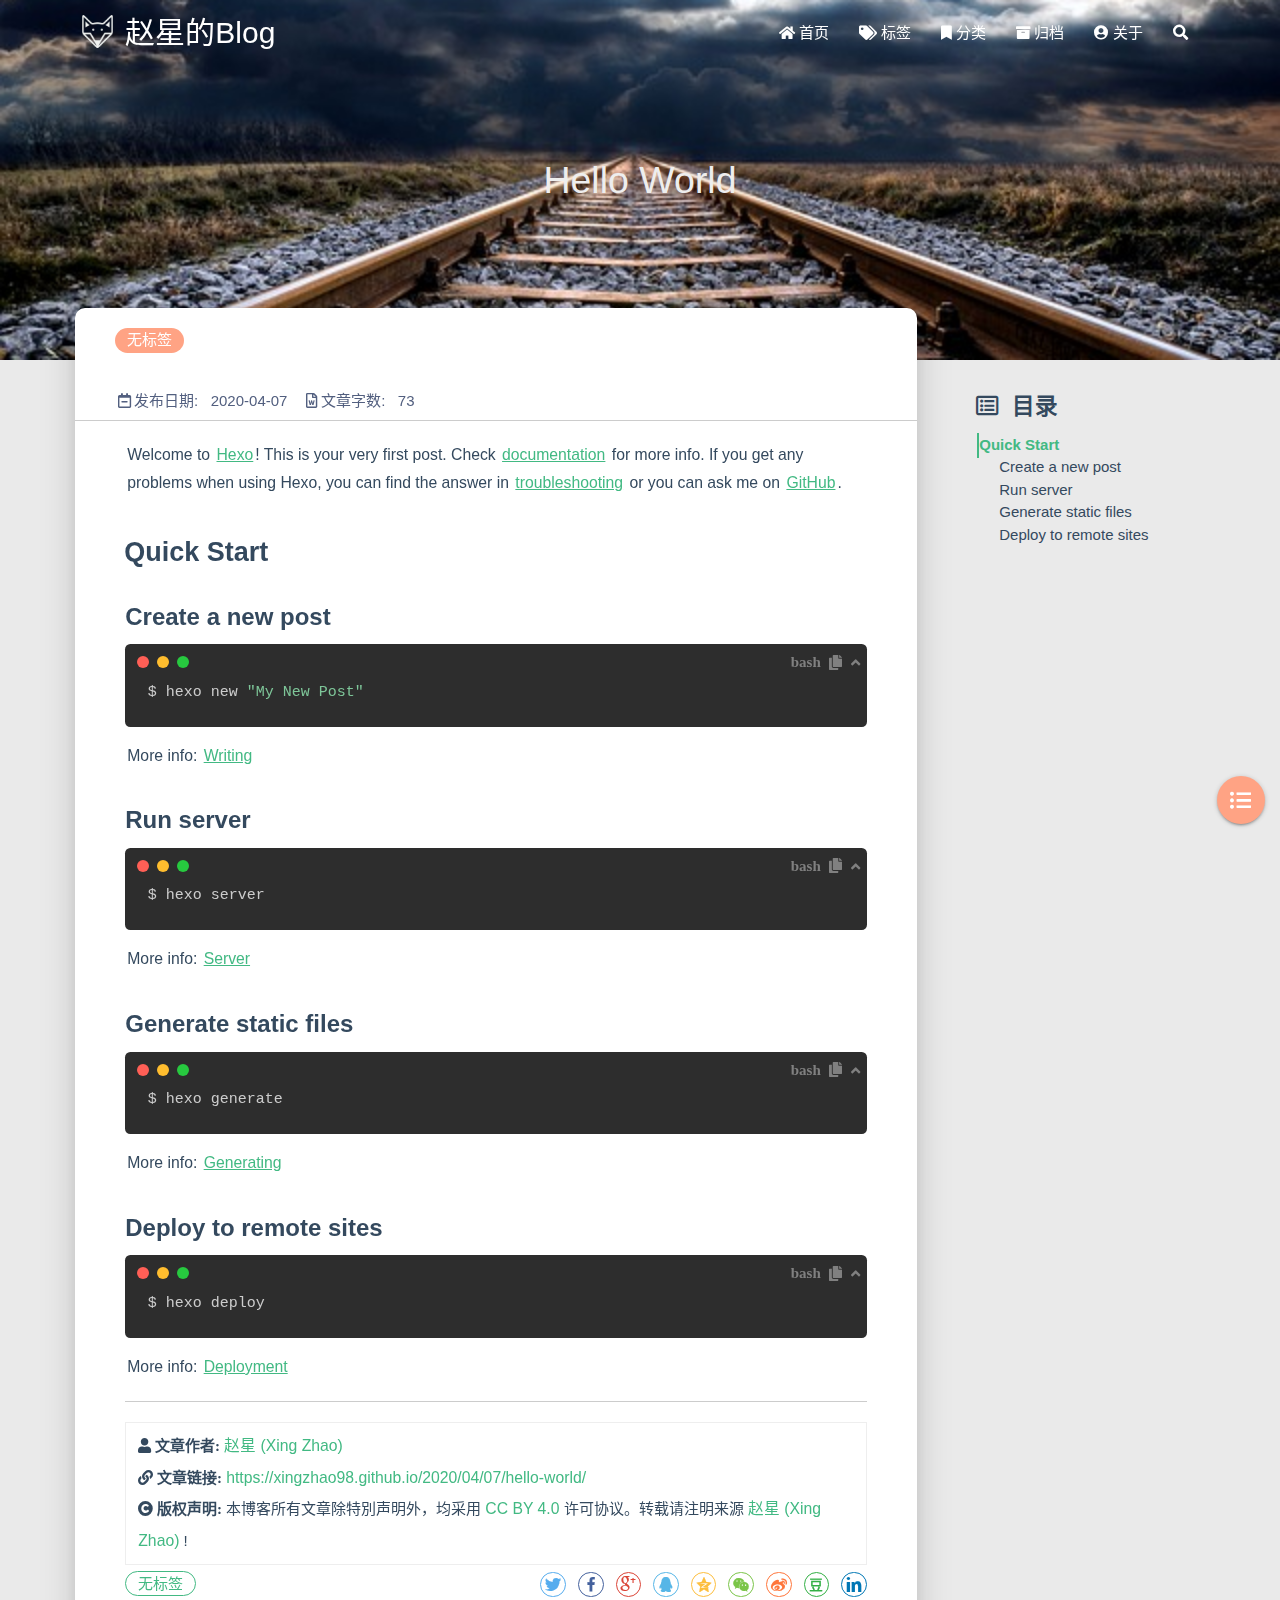
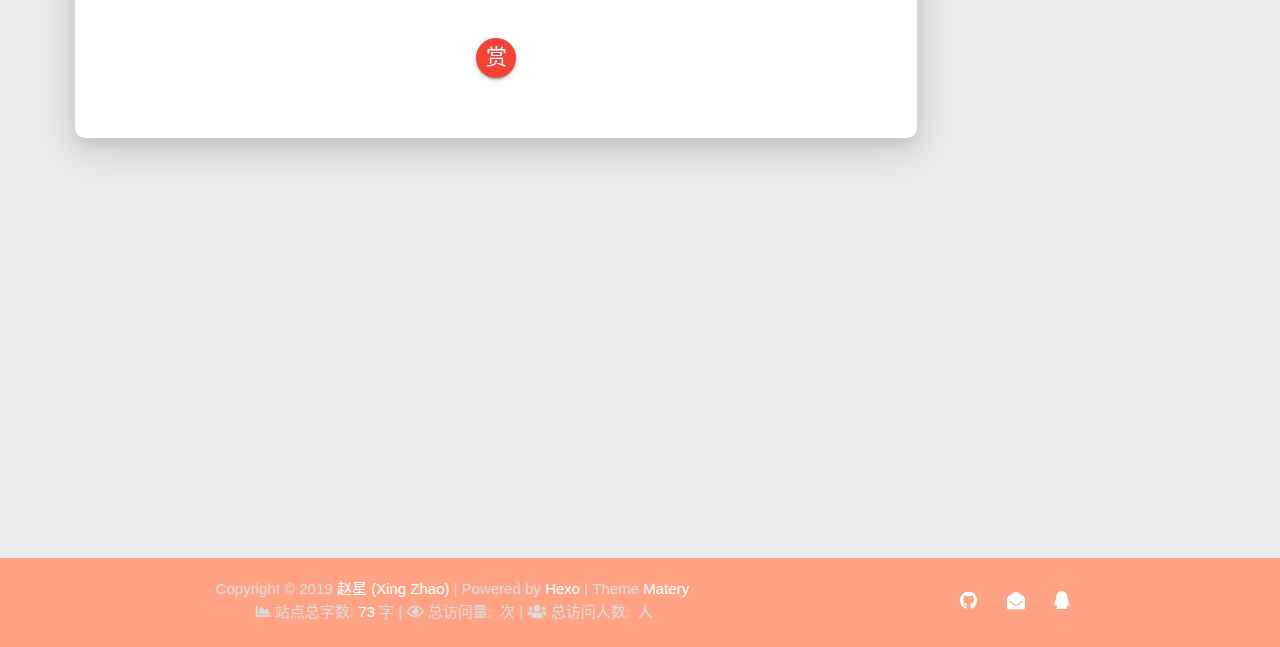
<file: 2020/04/07/hello-world/index.html>
<!DOCTYPE HTML>
<html lang="zh-CN">


<head>
    <meta charset="utf-8">
    <meta name="keywords" content="Hello World, 赵星的Blog">
    <meta name="description" content="上海交通大学 | IEEE试点班 | 计算机视觉">
    <meta http-equiv="X-UA-Compatible" content="IE=edge">
    <meta name="viewport" content="width=device-width, initial-scale=1.0, user-scalable=no">
    <meta name="renderer" content="webkit|ie-stand|ie-comp">
    <meta name="mobile-web-app-capable" content="yes">
    <meta name="format-detection" content="telephone=no">
    <meta name="apple-mobile-web-app-capable" content="yes">
    <meta name="apple-mobile-web-app-status-bar-style" content="black-translucent">
    <!-- Global site tag (gtag.js) - Google Analytics -->


    <title>Hello World | 赵星的Blog</title>
    <link rel="icon" type="image/png" href="/favicon.png">

    <link rel="stylesheet" type="text/css" href="/libs/awesome/css/all.css">
    <link rel="stylesheet" type="text/css" href="/libs/materialize/materialize.min.css">
    <link rel="stylesheet" type="text/css" href="/libs/aos/aos.css">
    <link rel="stylesheet" type="text/css" href="/libs/animate/animate.min.css">
    <link rel="stylesheet" type="text/css" href="/libs/lightGallery/css/lightgallery.min.css">
    <link rel="stylesheet" type="text/css" href="/css/matery.css">
    <link rel="stylesheet" type="text/css" href="/css/my.css">

    <script src="/libs/jquery/jquery.min.js"></script>
    
<meta name="generator" content="Hexo 4.2.0"><link rel="stylesheet" href="/css/prism-tomorrow.css" type="text/css"></head>


<body>
    <header class="navbar-fixed">
    <nav id="headNav" class="bg-color nav-transparent">
        <div id="navContainer" class="nav-wrapper container">
            <div class="brand-logo">
                <a href="/" class="waves-effect waves-light">
                    
                    <img src="/medias/logo.png" class="logo-img" alt="LOGO">
                    
                    <span class="logo-span">赵星的Blog</span>
                </a>
            </div>
            

<a href="#" data-target="mobile-nav" class="sidenav-trigger button-collapse"><i class="fas fa-bars"></i></a>
<ul class="right nav-menu">
  
  <li class="hide-on-med-and-down nav-item">
    
    <a href="/" class="waves-effect waves-light">
      
      <i class="fas fa-home" style="zoom: 0.6;"></i>
      
      <span>首页</span>
    </a>
    
  </li>
  
  <li class="hide-on-med-and-down nav-item">
    
    <a href="/tags" class="waves-effect waves-light">
      
      <i class="fas fa-tags" style="zoom: 0.6;"></i>
      
      <span>标签</span>
    </a>
    
  </li>
  
  <li class="hide-on-med-and-down nav-item">
    
    <a href="/categories" class="waves-effect waves-light">
      
      <i class="fas fa-bookmark" style="zoom: 0.6;"></i>
      
      <span>分类</span>
    </a>
    
  </li>
  
  <li class="hide-on-med-and-down nav-item">
    
    <a href="/archives" class="waves-effect waves-light">
      
      <i class="fas fa-archive" style="zoom: 0.6;"></i>
      
      <span>归档</span>
    </a>
    
  </li>
  
  <li class="hide-on-med-and-down nav-item">
    
    <a href="/about" class="waves-effect waves-light">
      
      <i class="fas fa-user-circle" style="zoom: 0.6;"></i>
      
      <span>关于</span>
    </a>
    
  </li>
  
  <li>
    <a href="#searchModal" class="modal-trigger waves-effect waves-light">
      <i id="searchIcon" class="fas fa-search" title="搜索" style="zoom: 0.85;"></i>
    </a>
  </li>
</ul>

<div id="mobile-nav" class="side-nav sidenav">

    <div class="mobile-head bg-color">
        
        <img src="/medias/logo.png" class="logo-img circle responsive-img">
        
        <div class="logo-name">赵星的Blog</div>
        <div class="logo-desc">
            
            上海交通大学 | IEEE试点班 | 计算机视觉
            
        </div>
    </div>

    

    <ul class="menu-list mobile-menu-list">
        
        <li class="m-nav-item">
	  
		<a href="/" class="waves-effect waves-light">
			
			    <i class="fa-fw fas fa-home"></i>
			
			首页
		</a>
          
        </li>
        
        <li class="m-nav-item">
	  
		<a href="/tags" class="waves-effect waves-light">
			
			    <i class="fa-fw fas fa-tags"></i>
			
			标签
		</a>
          
        </li>
        
        <li class="m-nav-item">
	  
		<a href="/categories" class="waves-effect waves-light">
			
			    <i class="fa-fw fas fa-bookmark"></i>
			
			分类
		</a>
          
        </li>
        
        <li class="m-nav-item">
	  
		<a href="/archives" class="waves-effect waves-light">
			
			    <i class="fa-fw fas fa-archive"></i>
			
			归档
		</a>
          
        </li>
        
        <li class="m-nav-item">
	  
		<a href="/about" class="waves-effect waves-light">
			
			    <i class="fa-fw fas fa-user-circle"></i>
			
			关于
		</a>
          
        </li>
        
        
    </ul>
</div>

        </div>

        
    </nav>

</header>

    



<div class="bg-cover pd-header post-cover" style="background-image: url('/medias/featureimages/12.jpg')">
    <div class="container" style="right: 0px;left: 0px;">
        <div class="row">
            <div class="col s12 m12 l12">
                <div class="brand">
                    <h1 class="description center-align post-title">Hello World</h1>
                </div>
            </div>
        </div>
    </div>
</div>




<main class="post-container content">

    
    <link rel="stylesheet" href="/libs/tocbot/tocbot.css">
<style>
    #articleContent h1::before,
    #articleContent h2::before,
    #articleContent h3::before,
    #articleContent h4::before,
    #articleContent h5::before,
    #articleContent h6::before {
        display: block;
        content: " ";
        height: 100px;
        margin-top: -100px;
        visibility: hidden;
    }

    #articleContent :focus {
        outline: none;
    }

    .toc-fixed {
        position: fixed;
        top: 64px;
    }

    .toc-widget {
        width: 345px;
        padding-left: 20px;
    }

    .toc-widget .toc-title {
        margin: 35px 0 15px 0;
        padding-left: 17px;
        font-size: 1.5rem;
        font-weight: bold;
        line-height: 1.5rem;
    }

    .toc-widget ol {
        padding: 0;
        list-style: none;
    }

    #toc-content {
        height: calc(100vh - 250px);
        overflow: auto;
    }

    #toc-content ol {
        padding-left: 10px;
    }

    #toc-content ol li {
        padding-left: 10px;
    }

    #toc-content .toc-link:hover {
        color: #42b983;
        font-weight: 700;
        text-decoration: underline;
    }

    #toc-content .toc-link::before {
        background-color: transparent;
        max-height: 25px;
        
        position: absolute;
        right: 23.5vw;
        display: block;
    }

    .toc-fixed .toc-link::before{
        position: fixed!important;/*当toc的位置改为fixed时，.toc-link::before也要改为fixed*/
    }

    #toc-content .is-active-link {
        color: #42b983;
    }

    #toc-content .is-active-link::before {
        background-color: #42b983;
    }

    #floating-toc-btn {
        position: fixed;
        right: 15px;
        bottom: 76px;
        padding-top: 15px;
        margin-bottom: 0;
        z-index: 998;
    }

    #floating-toc-btn .btn-floating {
        width: 48px;
        height: 48px;
    }

    #floating-toc-btn .btn-floating i {
        line-height: 48px;
        font-size: 1.4rem;
    }
</style>
<div class="row">
    <div id="main-content" class="col s12 m12 l9">
        <!-- 文章内容详情 -->
<div id="artDetail">
    <div class="card">
        <div class="card-content article-info">
            <div class="row tag-cate">
                <div class="col s7">
                    
                          <div class="article-tag">
                            <span class="chip bg-color">无标签</span>
                          </div>
                    
                </div>
                <div class="col s5 right-align">
                    
                </div>
            </div>

            <div class="post-info">
                
                <div class="post-date info-break-policy">
                    <i class="far fa-calendar-minus fa-fw"></i>发布日期:&nbsp;&nbsp;
                    2020-04-07
                </div>
                

                

                
                <div class="info-break-policy">
                    <i class="far fa-file-word fa-fw"></i>文章字数:&nbsp;&nbsp;
                    73
                </div>
                

                

                
            </div>

        </div>
        <hr class="clearfix">
        <div class="card-content article-card-content">
            <div id="articleContent">
                <p>Welcome to <a href="https://hexo.io/" target="_blank" rel="noopener">Hexo</a>! This is your very first post. Check <a href="https://hexo.io/docs/" target="_blank" rel="noopener">documentation</a> for more info. If you get any problems when using Hexo, you can find the answer in <a href="https://hexo.io/docs/troubleshooting.html" target="_blank" rel="noopener">troubleshooting</a> or you can ask me on <a href="https://github.com/hexojs/hexo/issues" target="_blank" rel="noopener">GitHub</a>.</p>
<h2 id="Quick-Start"><a href="#Quick-Start" class="headerlink" title="Quick Start"></a>Quick Start</h2><h3 id="Create-a-new-post"><a href="#Create-a-new-post" class="headerlink" title="Create a new post"></a>Create a new post</h3><pre class=" language-bash"><code class="language-bash">$ hexo new <span class="token string">"My New Post"</span></code></pre>
<p>More info: <a href="https://hexo.io/docs/writing.html" target="_blank" rel="noopener">Writing</a></p>
<h3 id="Run-server"><a href="#Run-server" class="headerlink" title="Run server"></a>Run server</h3><pre class=" language-bash"><code class="language-bash">$ hexo server</code></pre>
<p>More info: <a href="https://hexo.io/docs/server.html" target="_blank" rel="noopener">Server</a></p>
<h3 id="Generate-static-files"><a href="#Generate-static-files" class="headerlink" title="Generate static files"></a>Generate static files</h3><pre class=" language-bash"><code class="language-bash">$ hexo generate</code></pre>
<p>More info: <a href="https://hexo.io/docs/generating.html" target="_blank" rel="noopener">Generating</a></p>
<h3 id="Deploy-to-remote-sites"><a href="#Deploy-to-remote-sites" class="headerlink" title="Deploy to remote sites"></a>Deploy to remote sites</h3><pre class=" language-bash"><code class="language-bash">$ hexo deploy</code></pre>
<p>More info: <a href="https://hexo.io/docs/one-command-deployment.html" target="_blank" rel="noopener">Deployment</a></p>

            </div>
            <hr/>

            

    <div class="reprint" id="reprint-statement">
        
            <div class="reprint__author">
                <span class="reprint-meta" style="font-weight: bold;">
                    <i class="fas fa-user">
                        文章作者:
                    </i>
                </span>
                <span class="reprint-info">
                    <a href="https://xingzhao98.github.io" rel="external nofollow noreferrer">赵星 (Xing Zhao)</a>
                </span>
            </div>
            <div class="reprint__type">
                <span class="reprint-meta" style="font-weight: bold;">
                    <i class="fas fa-link">
                        文章链接:
                    </i>
                </span>
                <span class="reprint-info">
                    <a href="https://xingzhao98.github.io/2020/04/07/hello-world/">https://xingzhao98.github.io/2020/04/07/hello-world/</a>
                </span>
            </div>
            <div class="reprint__notice">
                <span class="reprint-meta" style="font-weight: bold;">
                    <i class="fas fa-copyright">
                        版权声明:
                    </i>
                </span>
                <span class="reprint-info">
                    本博客所有文章除特別声明外，均采用
                    <a href="https://creativecommons.org/licenses/by/4.0/deed.zh" rel="external nofollow noreferrer" target="_blank">CC BY 4.0</a>
                    许可协议。转载请注明来源
                    <a href="https://xingzhao98.github.io" target="_blank">赵星 (Xing Zhao)</a>
                    !
                </span>
            </div>
        
    </div>

    <script async defer>
      document.addEventListener("copy", function (e) {
        let toastHTML = '<span>复制成功，请遵循本文的转载规则</span><button class="btn-flat toast-action" onclick="navToReprintStatement()" style="font-size: smaller">查看</a>';
        M.toast({html: toastHTML})
      });

      function navToReprintStatement() {
        $("html, body").animate({scrollTop: $("#reprint-statement").offset().top - 80}, 800);
      }
    </script>



            <div class="tag_share" style="display: block;">
                <div class="post-meta__tag-list" style="display: inline-block;">
                    
                        <div class="article-tag">
                            <span class="chip bg-color">无标签</span>
                        </div>
                    
                </div>
                <div class="post_share" style="zoom: 80%; width: fit-content; display: inline-block; float: right; margin: -0.15rem 0;">
                    <link rel="stylesheet" type="text/css" href="/libs/share/css/share.min.css">

<div id="article-share">
    
    
    <div class="social-share" data-sites="twitter,facebook,google,qq,qzone,wechat,weibo,douban,linkedin" data-wechat-qrcode-helper="<p>微信扫一扫即可分享！</p>"></div>
    <script src="/libs/share/js/social-share.min.js"></script>
    

    

</div>

                </div>
            </div>
            
                <style>
    #reward {
        margin: 40px 0;
        text-align: center;
    }

    #reward .reward-link {
        font-size: 1.4rem;
        line-height: 38px;
    }

    #reward .btn-floating:hover {
        box-shadow: 0 6px 12px rgba(0, 0, 0, 0.2), 0 5px 15px rgba(0, 0, 0, 0.2);
    }

    #rewardModal {
        width: 320px;
        height: 350px;
    }

    #rewardModal .reward-title {
        margin: 15px auto;
        padding-bottom: 5px;
    }

    #rewardModal .modal-content {
        padding: 10px;
    }

    #rewardModal .close {
        position: absolute;
        right: 15px;
        top: 15px;
        color: rgba(0, 0, 0, 0.5);
        font-size: 1.3rem;
        line-height: 20px;
        cursor: pointer;
    }

    #rewardModal .close:hover {
        color: #ef5350;
        transform: scale(1.3);
        -moz-transform:scale(1.3);
        -webkit-transform:scale(1.3);
        -o-transform:scale(1.3);
    }

    #rewardModal .reward-tabs {
        margin: 0 auto;
        width: 210px;
    }

    .reward-tabs .tabs {
        height: 38px;
        margin: 10px auto;
        padding-left: 0;
    }

    .reward-content ul {
        padding-left: 0 !important;
    }

    .reward-tabs .tabs .tab {
        height: 38px;
        line-height: 38px;
    }

    .reward-tabs .tab a {
        color: #fff;
        background-color: #ccc;
    }

    .reward-tabs .tab a:hover {
        background-color: #ccc;
        color: #fff;
    }

    .reward-tabs .wechat-tab .active {
        color: #fff !important;
        background-color: #22AB38 !important;
    }

    .reward-tabs .alipay-tab .active {
        color: #fff !important;
        background-color: #019FE8 !important;
    }

    .reward-tabs .reward-img {
        width: 210px;
        height: 210px;
    }
</style>

<div id="reward">
    <a href="#rewardModal" class="reward-link modal-trigger btn-floating btn-medium waves-effect waves-light red">赏</a>

    <!-- Modal Structure -->
    <div id="rewardModal" class="modal">
        <div class="modal-content">
            <a class="close modal-close"><i class="fas fa-times"></i></a>
            <h4 class="reward-title">你的赏识是我前进的动力</h4>
            <div class="reward-content">
                <div class="reward-tabs">
                    <ul class="tabs row">
                        <li class="tab col s6 alipay-tab waves-effect waves-light"><a href="#alipay">支付宝</a></li>
                        <li class="tab col s6 wechat-tab waves-effect waves-light"><a href="#wechat">微 信</a></li>
                    </ul>
                    <div id="alipay">
                        <img src="/medias/reward/alipay.jpg" class="reward-img" alt="支付宝打赏二维码">
                    </div>
                    <div id="wechat">
                        <img src="/medias/reward/wechat.png" class="reward-img" alt="微信打赏二维码">
                    </div>
                </div>
            </div>
        </div>
    </div>
</div>

<script>
    $(function () {
        $('.tabs').tabs();
    });
</script>
            
        </div>
    </div>

    

    

    

    

    
	
    

    

<article id="prenext-posts" class="prev-next articles">
    <div class="row article-row">
        
        <div class="article col s12 m6" data-aos="fade-up" data-aos="fade-up">
            <div class="article-badge left-badge text-color">
                <i class="far fa-dot-circle"></i>&nbsp;本篇
            </div>
            <div class="card">
                <a href="/2020/04/07/hello-world/">
                    <div class="card-image">
                        
                        
                        <img src="/medias/featureimages/12.jpg" class="responsive-img" alt="Hello World">
                        
                        <span class="card-title">Hello World</span>
                    </div>
                </a>
                <div class="card-content article-content">
                    <div class="summary block-with-text">
                        
                            Welcome to Hexo! This is your very first post. Check documentation for more info. If you get any problems when using Hex
                        
                    </div>
                    <div class="publish-info">
                            <span class="publish-date">
                                <i class="far fa-clock fa-fw icon-date"></i>2020-04-07
                            </span>
                        <span class="publish-author">
                            
                            <i class="fas fa-user fa-fw"></i>
                            赵星 (Xing Zhao)
                            
                        </span>
                    </div>
                </div>

                
            </div>
        </div>
        
        
        <div class="article col s12 m6" data-aos="fade-up">
            <div class="article-badge right-badge text-color">
                本篇&nbsp;<i class="far fa-dot-circle"></i>
            </div>
            <div class="card">
                <a href="/2020/04/07/hello-world/">
                    <div class="card-image">
                        
                        
                        <img src="/medias/featureimages/12.jpg" class="responsive-img" alt="Hello World">
                        
                        <span class="card-title">Hello World</span>
                    </div>
                </a>
                <div class="card-content article-content">
                    <div class="summary block-with-text">
                        
                            Welcome to Hexo! This is your very first post. Check documentation for more info. If you get any problems when using Hex
                        
                    </div>
                    <div class="publish-info">
                            <span class="publish-date">
                                <i class="far fa-clock fa-fw icon-date"></i>2020-04-07
                            </span>
                        <span class="publish-author">
                            
                            <i class="fas fa-user fa-fw"></i>
                            赵星 (Xing Zhao)
                            
                        </span>
                    </div>
                </div>

                
            </div>
        </div>
        
    </div>
</article>

</div>



<!-- 代码块功能依赖 -->
<script type="text/javascript" src="/libs/codeBlock/codeBlockFuction.js"></script>

<!-- 代码语言 -->

<script type="text/javascript" src="/libs/codeBlock/codeLang.js"></script>


<!-- 代码块复制 -->

<script type="text/javascript" src="/libs/codeBlock/codeCopy.js"></script>


<!-- 代码块收缩 -->

<script type="text/javascript" src="/libs/codeBlock/codeShrink.js"></script>


<!-- 代码块折行 -->

<style type="text/css">
code[class*="language-"], pre[class*="language-"] { white-space: pre !important; }
</style>


    </div>
    <div id="toc-aside" class="expanded col l3 hide-on-med-and-down">
        <div class="toc-widget">
            <div class="toc-title"><i class="far fa-list-alt"></i>&nbsp;&nbsp;目录</div>
            <div id="toc-content"></div>
        </div>
    </div>
</div>

<!-- TOC 悬浮按钮. -->

<div id="floating-toc-btn" class="hide-on-med-and-down">
    <a class="btn-floating btn-large bg-color">
        <i class="fas fa-list-ul"></i>
    </a>
</div>


<script src="/libs/tocbot/tocbot.min.js"></script>
<script>
    $(function () {
        tocbot.init({
            tocSelector: '#toc-content',
            contentSelector: '#articleContent',
            headingsOffset: -($(window).height() * 0.4 - 45),
            collapseDepth: Number('0'),
            headingSelector: 'h2, h3, h4'
        });

        // modify the toc link href to support Chinese.
        let i = 0;
        let tocHeading = 'toc-heading-';
        $('#toc-content a').each(function () {
            $(this).attr('href', '#' + tocHeading + (++i));
        });

        // modify the heading title id to support Chinese.
        i = 0;
        $('#articleContent').children('h2, h3, h4').each(function () {
            $(this).attr('id', tocHeading + (++i));
        });

        // Set scroll toc fixed.
        let tocHeight = parseInt($(window).height() * 0.4 - 64);
        let $tocWidget = $('.toc-widget');
        $(window).scroll(function () {
            let scroll = $(window).scrollTop();
            /* add post toc fixed. */
            if (scroll > tocHeight) {
                $tocWidget.addClass('toc-fixed');
            } else {
                $tocWidget.removeClass('toc-fixed');
            }
        });

        
        /* 修复文章卡片 div 的宽度. */
        let fixPostCardWidth = function (srcId, targetId) {
            let srcDiv = $('#' + srcId);
            if (srcDiv.length === 0) {
                return;
            }

            let w = srcDiv.width();
            if (w >= 450) {
                w = w + 21;
            } else if (w >= 350 && w < 450) {
                w = w + 18;
            } else if (w >= 300 && w < 350) {
                w = w + 16;
            } else {
                w = w + 14;
            }
            $('#' + targetId).width(w);
        };

        // 切换TOC目录展开收缩的相关操作.
        const expandedClass = 'expanded';
        let $tocAside = $('#toc-aside');
        let $mainContent = $('#main-content');
        $('#floating-toc-btn .btn-floating').click(function () {
            if ($tocAside.hasClass(expandedClass)) {
                $tocAside.removeClass(expandedClass).hide();
                $mainContent.removeClass('l9');
            } else {
                $tocAside.addClass(expandedClass).show();
                $mainContent.addClass('l9');
            }
            fixPostCardWidth('artDetail', 'prenext-posts');
        });
        
    });
</script>

    

</main>



    <footer class="page-footer bg-color">
    
    <div class="container row center-align" style="margin-bottom: 0px !important;">
        <div class="col s12 m8 l8 copy-right">
            Copyright&nbsp;&copy;
            <span id="year">2019</span>
            <a href="https://xingzhao98.github.io" target="_blank">赵星 (Xing Zhao)</a>
            |&nbsp;Powered by&nbsp;<a href="https://hexo.io/" target="_blank">Hexo</a>
            |&nbsp;Theme&nbsp;<a href="https://github.com/blinkfox/hexo-theme-matery" target="_blank">Matery</a>
            <br>
            
            &nbsp;<i class="fas fa-chart-area"></i>&nbsp;站点总字数:&nbsp;<span
                class="white-color">73</span>&nbsp;字
            
            
            
            
            
            
            <span id="busuanzi_container_site_pv">
                |&nbsp;<i class="far fa-eye"></i>&nbsp;总访问量:&nbsp;<span id="busuanzi_value_site_pv"
                    class="white-color"></span>&nbsp;次
            </span>
            
            
            <span id="busuanzi_container_site_uv">
                |&nbsp;<i class="fas fa-users"></i>&nbsp;总访问人数:&nbsp;<span id="busuanzi_value_site_uv"
                    class="white-color"></span>&nbsp;人
            </span>
            
            <br>
            
            <br>
            
        </div>
        <div class="col s12 m4 l4 social-link social-statis">
    <a href="https://github.com/EricStarer" class="tooltipped" target="_blank" data-tooltip="访问我的GitHub" data-position="top" data-delay="50">
        <i class="fab fa-github"></i>
    </a>



    <a href="mailto:1033874657@qq.com" class="tooltipped" target="_blank" data-tooltip="邮件联系我" data-position="top" data-delay="50">
        <i class="fas fa-envelope-open"></i>
    </a>







    <a href="tencent://AddContact/?fromId=50&fromSubId=1&subcmd=all&uin=1033874657" class="tooltipped" target="_blank" data-tooltip="QQ联系我: 1033874657" data-position="top" data-delay="50">
        <i class="fab fa-qq"></i>
    </a>







</div>
    </div>
</footer>

<div class="progress-bar"></div>


    <!-- 搜索遮罩框 -->
<div id="searchModal" class="modal">
    <div class="modal-content">
        <div class="search-header">
            <span class="title"><i class="fas fa-search"></i>&nbsp;&nbsp;搜索</span>
            <input type="search" id="searchInput" name="s" placeholder="请输入搜索的关键字"
                   class="search-input">
        </div>
        <div id="searchResult"></div>
    </div>
</div>

<script src="/js/search.js"></script>
<script type="text/javascript">
$(function () {
    searchFunc("/" + "search.xml", 'searchInput', 'searchResult');
});
</script>
    <!-- 回到顶部按钮 -->
<div id="backTop" class="top-scroll">
    <a class="btn-floating btn-large waves-effect waves-light" href="#!">
        <i class="fas fa-arrow-up"></i>
    </a>
</div>


    <script src="/libs/materialize/materialize.min.js"></script>
    <script src="/libs/masonry/masonry.pkgd.min.js"></script>
    <script src="/libs/aos/aos.js"></script>
    <script src="/libs/scrollprogress/scrollProgress.min.js"></script>
    <script src="/libs/lightGallery/js/lightgallery-all.min.js"></script>
    <script src="/js/matery.js"></script>

    <!-- Baidu Analytics -->

    <!-- Baidu Push -->

<script>
    (function () {
        var bp = document.createElement('script');
        var curProtocol = window.location.protocol.split(':')[0];
        if (curProtocol === 'https') {
            bp.src = 'https://zz.bdstatic.com/linksubmit/push.js';
        } else {
            bp.src = 'http://push.zhanzhang.baidu.com/push.js';
        }
        var s = document.getElementsByTagName("script")[0];
        s.parentNode.insertBefore(bp, s);
    })();
</script>

    
    <script src="/libs/others/clicklove.js" async="async"></script>
    
    
    <script async src="/libs/others/busuanzi.pure.mini.js"></script>
    

    

    

    

    

    
    
    
    <script src="/libs/instantpage/instantpage.js" type="module"></script>
    

</body>

</html>
</file>
<file: css/matery.css>
/*全局基础样式*/
/*小屏幕下(手机类)的样式*/
@media only screen and (max-width: 601px) {
    .container {
        width: 95%;
    }
}

/*中等屏幕下(平板类)的样式*/
@media only screen and (min-width: 600px) and (max-width: 992px) {
    .container {
        width: 90%;
    }
}

/*大屏幕下(桌面类)的样式*/
@media only screen and (min-width: 993px) {
    .container {
        width: 90%;
        max-width: 1125px;
    }

    .head-container {
        position: absolute;
        padding: 0px 30px;
        width: 100%;
    }

    .post-container {
        width: 90%;
        margin: 0 auto;
        max-width: 1250px;
    }
}

body {
    background-color: #eaeaea;
    margin: 0;
    color: #34495e;
}

h1 {
    margin: 48px 0 22px -5px;
    font-size: 2.0rem;
    font-weight: bold;
    line-height: 2.0rem;
}

h2 {
    margin: 42px 0 18px -5px;
    font-size: 1.8rem;
    font-weight: bold;
    line-height: 1.8rem;
}

h3 {
    margin: 38px 0 15px -4px;
    font-size: 1.6rem;
    font-weight: bold;
    line-height: 1.7rem;
}

h4 {
    margin: 32px 0 12px -4px;
    font-size: 1.45rem;
    font-weight: bold;
    line-height: 1.45rem;
}

h5 {
    margin: 28px 0 8px -4px;
    font-size: 1.2rem;
    font-weight: bold;
    line-height: 1.2rem;
}

h6 {
    margin: 22px 0 4px -4px;
    font-size: 1.1rem;
    line-height: 1.1rem;
}

p {
    font-size: 1rem;
    line-height: 1.5rem;
}

hr {
    margin: 20px 0;
    border: 0;
    border-top: 1px solid #ccc;
}

blockquote {
    border-left: 5px solid #42b983;
    padding: 1rem 0.8rem 0.2rem 0.8rem;
    color: #666;
    background-color: rgba(66, 185, 131, .1);
}

.line-numbers-rows {
    border-right-width: 0px !important;
}

.line-numbers {
    padding: 1.5rem 1.5rem 1.5rem 3.5rem !important;
    margin: 1rem 0 !important;
    background: #272822;
    overflow: auto;
    border-radius: 0.35rem;
    tab-size: 4;
}

pre {
    padding: 2.5rem 1.5rem 1.5rem 1.5rem !important;
    margin: 1rem 0 !important;
    background: #272822;
    overflow: auto;
    border-radius: 0.35rem;
    tab-size: 4;
}

.code-area::after {
    content: " ";
    position: absolute;
    border-radius: 50%;
    background: #ff5f56;
    width: 12px;
    height: 12px;
    top: 0;
    left: 12px;
    margin-top: 12px;
    -webkit-box-shadow: 20px 0 #ffbd2e, 40px 0 #27c93f;
    box-shadow: 20px 0 #ffbd2e, 40px 0 #27c93f;
}

code {
    padding: 1px 5px;
    top: 13px !important;
    font-family: Inconsolata, Monaco, Consolas, 'Courier New', Courier, monospace;
    font-size: 0.91rem;
    color: #e96900;
    background-color: #f8f8f8;
    border-radius: 2px;
}

.code_copy {
    position: absolute;
    top: 0.7rem;
    right: 25px;
    z-index: 1;
    filter: invert(50%);
    cursor: pointer;
}

.codecopy_notice {
    position: absolute;
    top: 0.7rem;
    right: 6px;
    z-index: 1;
    filter: invert(50%);
    opacity: 0;
}

.code_lang {
    position: absolute;
    top: 1.2rem;
    right: 46px;
    line-height: 0;
    font-weight: bold;
    font-family: normal;
    z-index: 1;
    filter: invert(50%);
    cursor: pointer;
}

.code-expand {
    position: absolute;
    top: 4px;
    right: 0px;
    filter: invert(50%);
    padding: 7px;
    z-index: 999 !important;
    cursor: pointer;
    transition: all .3s;
    transform: rotate(0deg);
}

.code-closed .code-expand {
    transform: rotate(-180deg) !important;
    transition: all .3s;
}

.code-closed pre::before {
    height: 0px;
}

pre code {
    padding: 0;
    color: #e8eaf6;
    background-color: #272822;
}

pre[class*="language-"] {
    padding: 1.2em;
    margin: .5em 0;
}

code[class*="language-"],
pre[class*="language-"] {
    color: #e8eaf6;
    white-space: pre-wrap !important;
}

b,
strong {
    font-weight: bold;
}

dfn {
    font-style: italic;
}

small {
    font-size: 85%;
}

cite {
    font-style: normal;
}

mark {
    background-color: #fcf8e3;
    padding: .2em;
}

.card {
    border-radius: 10px;
    box-shadow: 0 15px 35px rgba(50, 50, 93, .1), 0 5px 15px rgba(0, 0, 0, .07) !important;
}

.card .card-image img {
    border-radius: 8px 8px 0 0;
    /* 修改文章列表图片填充样式为 cover 以覆盖整个区域而不会被缩放 */
    object-fit: cover;
}

.container .row {
    margin-bottom: 0;
}

.bg-color {
    background-image: linear-gradient(to right, #FFA384 100%, #FF8882 0%);
}

.text-color {
    color: #0f9d58 !important;
}

.white-color {
    color: #fff;
}

.progress-bar {
    height: 4px;
    position: fixed;
    bottom: 0;
    z-index: 300;
    background: linear-gradient(to right, #4cbf30 0%, #0f9d58 100%);
    opacity: 0.8;
}

.sidenav-overlay {
    z-index: 500;
}

.pd-header {
    margin-top: -64px;
}

header .side-nav {
    width: 240px;
    z-index: 999;
    box-shadow: 0 2px 5px 0 rgba(0, 0, 0, 0.16), 0 7px 10px 0 rgba(0, 0, 0, 0.12);
}

nav {
    box-shadow: 0 2px 5px 0 rgba(0, 0, 0, 0.16), 0 7px 10px 0 rgba(0, 0, 0, 0.12);
}

header .nav-transparent {
    background-color: transparent !important;
    background-image: none;
    box-shadow: none;
}

header nav .brand-span {
    font-size: 1.45rem;
}

header .brand-logo .logo-img {
    height: 45px;
    vertical-align: middle;
    padding-bottom: 6px;
}

header .brand-logo .logo-span {
    font-size: 2rem;
}

/*修改顶部 logo 的文字垂直对齐为 top，避免默认 middle 看起来偏下*/
header .brand-logo .waves-effect {
    vertical-align: top;
}

header .button-collapse i {
    font-size: 1.5rem;
}

header .side-nav .mobile-head {
    padding: 0 15px;
}

header .side-nav .mobile-head img {
    margin-top: 30px;
    width: 75px;
    height: 75px;
}

header .side-nav .mobile-head .logo-name {
    margin-top: -30px;
    padding-left: 10px;
    font-size: 1.5rem;
}

header .side-nav .mobile-head .logo-desc {
    margin-top: -10px;
    padding-left: 10px;
    padding-bottom: 10px;
    font-size: 0.8rem;
    line-height: 1.3rem;
    color: #e3e3e3;
}

header .side-nav .menu-list li {
    padding: 0;
    margin-left: -15px;
}

header .side-nav .menu-list a {
    height: 50px;
    line-height: 50px;
    color: #34495e !important;
}

.mobile-menu-list a i {
    margin-left: 8px !important;
    font-size: 1.16rem;
    color: #34495e !important;
}

header .side-nav .fa-fw {
    width: 3.3rem;
    text-align: left;
}

header .side-nav .social-link {
    position: absolute;
    bottom: 45px;
    padding-left: 15px;
}

.social-link a {
    font-size: 1.2rem;
    display: inline;
    padding: 0 12px;
}

.cover-btns {
    position: relative;
    top: 10vh;
    text-align: center;
}

.cover-btns a {
    margin: 10px 15px;
    padding: 0 35px;
    height: 45px;
    line-height: 45px;
    font-size: 1rem;
    color: #fff;
    border: 1px solid #fff;
    background-color: transparent;
    border-radius: 30px;
    box-shadow: none;
}

.cover-btns a:hover {
    border: 1px solid #f44336;
    background-color: #f44336;
    box-shadow: 0 14px 26px -12px rgba(233, 30, 99, 0.42),
            0 4px 23px 0 rgba(0, 0, 0, 0.12),
            0 8px 10px -5px rgba(233, 30, 99, 0.2);
}

.cover-btns a i {
    font-size: 1.1rem;
    padding-right: 5px;
}

.scroll-down {
    background: #333;
    margin: 100px auto;
    -webkit-animation: scroll-down 1.5s infinite;
    -moz-animation: scroll-down 1.5s infinite;
    -o-animation: scroll-down 1.5s infinite;
    -ms-animation: scroll-down1.5s infinite;
    animation: scroll-down 1.5s infinite;
}

@-moz-keyframes scroll-down {
    0% {
        opacity: 0.4;
        -ms-filter: "progid:DXImageTransform.Microsoft.Alpha(Opacity=40)";
        filter: alpha(opacity=40);
        top: 0;
    }

    50% {
        opacity: 1;
        -ms-filter: none;
        filter: none;
        top: -16px;
    }

    100% {
        opacity: 0.4;
        -ms-filter: "progid:DXImageTransform.Microsoft.Alpha(Opacity=40)";
        filter: alpha(opacity=40);
        top: 0;
    }
}

@-webkit-keyframes scroll-down {
    0% {
        opacity: 0.4;
        -ms-filter: "progid:DXImageTransform.Microsoft.Alpha(Opacity=40)";
        filter: alpha(opacity=40);
        top: 0;
    }

    50% {
        opacity: 1;
        -ms-filter: none;
        filter: none;
        top: -16px;
    }

    100% {
        opacity: 0.4;
        -ms-filter: "progid:DXImageTransform.Microsoft.Alpha(Opacity=40)";
        filter: alpha(opacity=40);
        top: 0;
    }
}

@-o-keyframes scroll-down {
    0% {
        opacity: 0.4;
        -ms-filter: "progid:DXImageTransform.Microsoft.Alpha(Opacity=40)";
        filter: alpha(opacity=40);
        top: 0;
    }

    50% {
        opacity: 1;
        -ms-filter: none;
        filter: none;
        top: -16px;
    }

    100% {
        opacity: 0.4;
        -ms-filter: "progid:DXImageTransform.Microsoft.Alpha(Opacity=40)";
        filter: alpha(opacity=40);
        top: 0;
    }
}

@keyframes scroll-down {
    0% {
        opacity: 0.4;
        -ms-filter: "progid:DXImageTransform.Microsoft.Alpha(Opacity=40)";
        filter: alpha(opacity=40);
        top: 0;
    }

    50% {
        opacity: 1;
        -ms-filter: none;
        filter: none;
        top: -16px;
    }

    100% {
        opacity: 0.4;
        -ms-filter: "progid:DXImageTransform.Microsoft.Alpha(Opacity=40)";
        filter: alpha(opacity=40);
        top: 0;
    }
}

.cover-social-link {
    position: relative;
    top: 23vh;
    width: 100%;
    text-align: center;
}

.cover-social-link a {
    padding: 0 15px;
    font-size: 1.35rem;
    color: #fff;
}

header .go-back {
    float: left;
    position: relative;
    padding-left: 5px;
    padding-right: 5px;
    z-index: 1;
    height: 56px;
}

header .go-back i {
    font-size: 1.6rem;
    font-weight: 200;
    line-height: 56px;
}

/* 背景图效果. */
.bg-cover {
    position: relative;
    display: flex;
    align-items: center;
    height: 60vh;
    padding: 0;
    border: 0;
    overflow: hidden;
    background-position: center center;
    background-size: cover;
    transform: translate3d(0px, 0px, 0px);
}

.index-cover {
    height: 100vh;
}

.post-cover {
    height: 40vh !important;
}

.bg-cover:after {
    -webkit-animation: rainbow 60s infinite;
    animation: rainbow 60s infinite;
}

.bg-cover:before,
.bg-cover:after {
    position: absolute;
    z-index: 1;
    width: 100%;
    height: 100%;
    display: block;
    left: 0;
    top: 0;
    content: "";
}

.bg-cover .container {
    position: relative;
    color: #fff;
    z-index: 2;
}

.bg-cover .title {
    font-size: 4rem;
    line-height: 1.85em;
    margin-bottom: 20px;
    position: relative;
}

.bg-cover .description {
    font-weight: 300;
    font-size: 1.25rem;
    line-height: 1.4em;
    color: #eee;
}

.bg-cover .post-title {
    margin: 0 auto;
    font-size: 2.5rem;
    font-weight: 400;
}

@-webkit-keyframes rainbow {

    0%,
    100% {
        background: rgba(156, 39, 176, 0.75);
        background: linear-gradient(45deg, rgba(156, 39, 176, 0.75) 0%, rgba(156, 39, 176, 0.65) 100%);
        background: -moz-linear-gradient(135deg, rgba(156, 39, 176, 0.75) 0%, rgba(156, 39, 176, 0.65) 100%);
        background: -webkit-linear-gradient(135deg, rgba(156, 39, 176, 0.75) 0%, rgba(156, 39, 176, 0.65) 100%);
    }

    16% {
        background: rgba(132, 13, 121, 0.75);
        background: linear-gradient(45deg, rgba(132, 13, 121, 0.75) 0%, rgba(132, 13, 121, 0.65) 100%);
        background: -moz-linear-gradient(135deg, rgba(132, 13, 121, 0.75) 0%, rgba(132, 13, 121, 0.65) 100%);
        background: -webkit-linear-gradient(135deg, rgba(132, 13, 121, 0.75) 0%, rgba(132, 13, 121, 0.65) 100%);
    }

    32% {
        background: rgba(239, 83, 80, 0.75);
        background: linear-gradient(45deg, rgba(239, 83, 80, 0.75) 0%, rgba(239, 83, 80, 0.65) 100%);
        background: -moz-linear-gradient(135deg, rgba(239, 83, 80, 0.75) 0%, rgba(239, 83, 80, 0.65) 100%);
        background: -webkit-linear-gradient(135deg, rgba(239, 83, 80, 0.75) 0%, rgba(239, 83, 80, 0.65) 100%);
    }

    48% {
        background: rgba(255, 87, 34, 0.75);
        background: linear-gradient(45deg, rgba(255, 87, 34, 0.75) 0%, rgba(255, 87, 34, 0.65) 100%);
        background: -moz-linear-gradient(135deg, rgba(255, 87, 34, 0.75) 0%, rgba(255, 87, 34, 0.65) 100%);
        background: -webkit-linear-gradient(135deg, rgba(255, 87, 34, 0.75) 0%, rgba(255, 87, 34, 0.65) 100%);
    }

    64% {
        background: rgba(255, 160, 0, 0.75);
        background: linear-gradient(45deg, rgba(255, 160, 0, 0.75) 0%, rgba(255, 160, 0, 0.65) 100%);
        background: -moz-linear-gradient(135deg, rgba(255, 160, 0, 0.75) 0%, rgba(255, 112, 66, 0.65) 100%);
        background: -webkit-linear-gradient(135deg, rgba(255, 160, 0, 0.75) 0%, rgba(255, 160, 0, 0.65) 100%);
    }

    80% {
        background: rgba(233, 30, 99, 0.75);
        background: linear-gradient(45deg, rgba(233, 30, 99, 0.75) 0%, rgba(233, 30, 99, 0.65) 100%);
        background: -moz-linear-gradient(135deg, rgba(233, 30, 99, 0.75) 0%, rgba(233, 30, 99, 0.65) 100%);
        background: -webkit-linear-gradient(135deg, rgba(2233, 30, 99, 0.75) 0%, rgba(233, 30, 99, 0.65) 100%);
    }
}

@keyframes rainbow {

    0%,
    100% {
        background: rgba(156, 39, 176, 0.75);
        background: linear-gradient(45deg, rgba(156, 39, 176, 0.75) 0%, rgba(156, 39, 176, 0.65) 100%);
        background: -moz-linear-gradient(135deg, rgba(156, 39, 176, 0.75) 0%, rgba(156, 39, 176, 0.65) 100%);
        background: -webkit-linear-gradient(135deg, rgba(156, 39, 176, 0.75) 0%, rgba(156, 39, 176, 0.65) 100%);
    }

    16% {
        background: rgba(132, 13, 121, 0.75);
        background: linear-gradient(45deg, rgba(132, 13, 121, 0.75) 0%, rgba(132, 13, 121, 0.65) 100%);
        background: -moz-linear-gradient(135deg, rgba(132, 13, 121, 0.75) 0%, rgba(132, 13, 121, 0.65) 100%);
        background: -webkit-linear-gradient(135deg, rgba(132, 13, 121, 0.75) 0%, rgba(132, 13, 121, 0.65) 100%);
    }

    32% {
        background: rgba(239, 83, 80, 0.75);
        background: linear-gradient(45deg, rgba(239, 83, 80, 0.75) 0%, rgba(239, 83, 80, 0.65) 100%);
        background: -moz-linear-gradient(135deg, rgba(239, 83, 80, 0.75) 0%, rgba(239, 83, 80, 0.65) 100%);
        background: -webkit-linear-gradient(135deg, rgba(239, 83, 80, 0.75) 0%, rgba(239, 83, 80, 0.65) 100%);
    }

    48% {
        background: rgba(255, 87, 34, 0.75);
        background: linear-gradient(45deg, rgba(255, 87, 34, 0.75) 0%, rgba(255, 87, 34, 0.65) 100%);
        background: -moz-linear-gradient(135deg, rgba(255, 87, 34, 0.75) 0%, rgba(255, 87, 34, 0.65) 100%);
        background: -webkit-linear-gradient(135deg, rgba(255, 87, 34, 0.75) 0%, rgba(255, 87, 34, 0.65) 100%);
    }

    64% {
        background: rgba(255, 160, 0, 0.75);
        background: linear-gradient(45deg, rgba(255, 160, 0, 0.75) 0%, rgba(255, 160, 0, 0.65) 100%);
        background: -moz-linear-gradient(135deg, rgba(255, 160, 0, 0.75) 0%, rgba(255, 112, 66, 0.65) 100%);
        background: -webkit-linear-gradient(135deg, rgba(255, 160, 0, 0.75) 0%, rgba(255, 160, 0, 0.65) 100%);
    }

    80% {
        background: rgba(233, 30, 99, 0.75);
        background: linear-gradient(45deg, rgba(233, 30, 99, 0.75) 0%, rgba(233, 30, 99, 0.65) 100%);
        background: -moz-linear-gradient(135deg, rgba(233, 30, 99, 0.75) 0%, rgba(233, 30, 99, 0.65) 100%);
        background: -webkit-linear-gradient(135deg, rgba(2233, 30, 99, 0.75) 0%, rgba(233, 30, 99, 0.65) 100%);
    }
}

.index-card {
    margin-top: -10px;
    padding-top: 20px;
}

.carousel-post .title {
    font-size: 2.6rem;
}

.dream {
    margin-top: 20px;
    margin-bottom: 40px;
}

.dream .title,
.music-player .title,
.video-player .title {
    margin-bottom: 20px;
    font-size: 2rem;
    font-weight: 700;
}

.dream .text {
    opacity: .6;
    font-size: 1.1rem;
}

.music-player,
.video-player {
    margin-top: 10px;
    margin-bottom: 50px;
}

.music,
.dplayer-video {
    box-shadow: 0 5px 20px 0 rgba(0, 0, 0, .2), 0 10px 20px -12px rgba(0, 0, 0, .5) !important;
}

#recommend-sections {
    margin-top: -30px;
    padding-top: 30px;
}

.index-card .card .card-content {
    padding: 20px 40px;
}

@media only screen and (min-width: 1418px) {
    .recommend {
        margin-top: 20px;
        padding: 0 0.75rem;
    }
}

@media only screen and (max-width: 601px) {
    .index-card .card .card-content {
        padding: 10px 10px;
    }
}

/*中等屏幕下(平板类)的样式*/
@media only screen and (min-width: 600px) and (max-width: 992px) {
    .index-card .card .card-content {
        padding: 20px 20px;
    }
}

.recommend .row .col {
    padding: 0 1.25rem;
}

.recommend .title {
    margin-top: 25px;
    margin-bottom: 25px;
    text-align: center;
    font-size: 1.8rem;
    font-weight: 700;
    line-height: 1.8rem;
}

.recommend .post-card:before {
    position: absolute;
    z-index: 0;
    width: 100%;
    height: 100%;
    display: block;
    left: 0;
    top: 0;
    content: "";
    background-color: rgba(0, 0, 0, .3);
    border-radius: 10px;
}

.recommend .post-card {
    position: relative;
    width: 100%;
    height: 300px;
    max-height: 300px;
    margin-bottom: 15px;
    margin-top: 15px;
    text-align: center;
    border: 0;
    border-radius: 10px;
    color: rgba(0, 0, 0, .87);
    background: #fff 50%;
    background-size: cover;
    box-shadow: 0 15px 35px rgba(50, 50, 93, .1), 0 5px 15px rgba(0, 0, 0, .07);
}

.recommend .post-card .post-body {
    position: relative;
    margin: 0 auto;
    padding: 1.8rem 1.25rem;
    z-index: 2;
}

.recommend .post-card .post-categories {
    margin: 10px auto;
}

.recommend .post-card .post-categories .category {
    padding: 0 8px;
    color: hsla(0, 0%, 100%, .7) !important;
    font-size: .75rem;
    font-weight: 500;
}

.recommend .post-card a {
    color: #fff;
}

.recommend .post-card .post-title {
    height: 48px;
    margin-top: 10px;
    margin-bottom: 5px;
}

.recommend .post-card .post-description {
    margin: 20px auto;
    max-width: 500px;
    height: 65px;
    max-height: 65px;
    font-size: 14px;
    color: hsla(0, 0%, 100%, .78) !important;
}

.recommend .post-card .read-more {
    height: 40px;
    margin: .6rem 1px;
    font-size: 0.9rem;
    font-weight: 400;
    line-height: 40px;
    color: #fff;
    border-radius: 30px;
    box-shadow: 0 2px 2px 0 rgba(244, 67, 54, .14), 0 3px 1px -2px rgba(244, 67, 54, .2), 0 1px 5px 0 rgba(244, 67, 54, .12);
}

.recommend .post-card .read-more .icon {
    font-size: 1.05rem;
    padding-right: 10px;
}

.archive-calendar {
    margin-top: -60px;
    max-width: 820px;
}

#post-calendar {
    width: 100%;
    height: 225px;
}

.settings-content {
    margin-top: -10px;
}

/*文章列表卡片各样式*/
#articles {
    margin-top: 10px;
    margin-bottom: 10px;
}

article a {
    margin-right: 0 !important;
    color: #525f7f;
    text-transform: none !important;
}

article a:hover {
    font-weight: bold;
    color: #42b983;
    text-decoration: underline;
}

.articles .row {
    margin-left: 0;
    margin-right: 0;
}

article .card {
    border-radius: 8px;
    overflow: hidden;
}

article .card-image {
    background-color: #222;
    border-radius: 8px;
}

article .card-image img {
    height: 220px;
    border-radius: 0.3rem;
    opacity: .7;
}

article .tag-image img {
    height: 220px;
}

article .card .card-content {
    padding: 15px 15px 12px 18px;
}

article .article-content .summary {
    padding-bottom: 2px;
    padding-left: 0;
    margin-bottom: 6px;
    word-break: break-all;
}

article .article-content .publish-author {
    float: right;
}

.publish-date .icon-date {
    padding-right: 5px;
}

.publish-author .icon-category {
    padding-left: 10px;
}

.article-content .publish-author .post-category {
    padding-left: 5px;
}

article .card .card-action {
    padding: 10px 15px 10px 18px;
    border-radius: 0 0 8px 8px !important;
}

article .article-tags .chip {
    margin: 2px;
    font-size: 0.8rem;
    font-weight: 400;
    height: 22px;
    line-height: 22px;
    color: #fff;
    border-radius: 10px;
}

.prev-next {
    margin-left: -0.75rem;
}

.prev-next .article-badge {
    min-width: 3rem;
    margin-top: 7px;
    padding: 3px 10px 3px 8px;
    text-align: center;
    font-size: 1rem;
    line-height: inherit;
    position: absolute;
    box-sizing: border-box;
    z-index: 200;
    background-color: #fff;
    font-weight: 500;
}

.prev-next .left-badge {
    border-radius: 8px 0 8px 0;
}

.prev-next .right-badge {
    border-radius: 0 8px 0 8px;
    right: 10px;
}

.paging {
    margin-bottom: 15px;
}

.paging .row {
    margin-left: 0;
    margin-right: 0;
}

.paging .page-info {
    font-size: 1.4rem;
    color: #888;
    padding-top: 1rem;
}

.paging i {
    font-size: 2.5rem;
}

.paging .disabled {
    background-color: #ccc !important;
}

.paging .disabled i {
    color: #999 !important;
}

/*文章详情样式*/
#artDetail {
    margin-top: -60px;
}

/* 修改小屏幕下文章详情table样式. */
@media only screen and (max-width: 550px) {
    #articleContent table {
        table-layout: fixed;
    }
}

@media only screen and (min-width: 1418px) {
    #artDetail {
        margin-top: -60px;
        padding: 0 0.75rem;
    }
}

#artDetail .card {
    box-shadow: 0 10px 35px 2px rgba(0, 0, 0, .15),
        0 5px 15px rgba(0, 0, 0, .07),
        0 2px 5px -5px rgba(0, 0, 0, .1) !important;
}

#artDetail .tag-cate {
    padding-bottom: 15px;
}

#artDetail a {
    margin-right: 0 !important;
    text-transform: none !important;
}

#artDetail .article-info {
    padding: 20px 30px 1px 40px;
    margin-bottom: -5px;
}

#artDetail .article-tag .chip {
    font-size: 1rem;
    font-weight: 400;
    height: 25px;
    line-height: 24px;
    color: #fff;
    border-radius: 15px;
    margin-right: 5px;
    margin-bottom: 2px;
}

#artDetail .tag_share .article-tag .chip {
    font-size: 1rem;
    font-weight: 400;
    height: 25px;
    line-height: 23px;
    border-radius: 15px;
    margin-right: 5px;
    margin-bottom: 2px;
    color: #42b983;
    background: #fff;
    border: 1px solid;
    transition: all 0.6s ease-in-out;
}

#artDetail .tag_share .article-tag .chip:hover {
    color: #fff;
    background: #42b983;
}

#artDetail .post-cate {
    float: right;
    color: #42b983;
}

#artDetail .post-cate a {
    padding-right: 5px;
    color: #42b983;
    font-weight: 500;
}

#artDetail .post-cate a:hover {
    text-decoration: underline;
}

#artDetail .post-info {
    color: #525f7f;
}

#artDetail .post-info .post-category {
    padding-right: 4px;
    color: #525f7f;
}

#artDetail .post-info .post-category:hover {
    font-weight: bold;
    color: #42b983;
    text-decoration: underline;
}

#artDetail .post-info .post-date {
    color: #525f7f;
}

#artDetail .post-info .post-word-count {
    margin-left: 15px;
}

#artDetail .post-info .post-read {
    margin-left: 15px;
    color: #525f7f;
}

#artDetail .article-card-content {
    padding: 0 15px 20px 18px;
}

@media only screen and (max-width: 601px) {
    #artDetail .article-info {
        padding: 15px 15px 1px 15px;
        margin-bottom: -5px;
    }
}

@media only screen and (min-width: 600px) and (max-width: 992px) {
    #artDetail .article-card-content {
        padding: 0 30px 20px 32px;
    }

    #artDetail .article-info {
        padding: 15px 20px 0 28px;
        margin-bottom: -5px;
    }
}

@media only screen and (min-width: 993px) {
    #artDetail .article-card-content {
        padding: 0 50px 20px 50px;
    }
}

#artDetail .reprint {
    margin: 15px 0 5px 0;
    margin-bottom: 0.4rem;
    padding: 0.5rem 0.8rem;
    border: 1px solid #eee;
    line-height: 2;
    transition: box-shadow 0.3s ease-in-out
}

#artDetail .reprint:hover {
    box-shadow: 0 0 10px 0 rgba(232, 237, 250, .6), 0 4px 8px 0 rgba(232, 237, 250, .5)
}

#artDetail .reprint a {
    font-size: 1.05rem;
    color: #42b983;
    font-weight: 500;
}

#articleContent p {
    margin: 2px 2px 10px;
    font-size: 1.05rem;
    line-height: 1.85rem;
}

#articleContent blockquote p {
    text-indent: 0.2rem;
}

#articleContent a {
    padding: 0 2px;
    color: #42b983;
    font-weight: 500;
    text-decoration: underline;
    word-wrap: break-word;
}

#articleContent .img-item {
    text-align: center;
}

#articleContent img {
    max-width: 100%;
    height: auto;
    cursor: pointer;
}

#articleContent video {
    display: block;
    margin: 30px auto;
    box-shadow: 0 5px 35px 0 rgba(0, 0, 0, .2), 0 10px 35px -11px rgba(0, 0, 0, .6);
    cursor: pointer;
}

#articleContent ol,
#articleContent ul {
    display: block;
    padding-left: 2em !important;
    word-spacing: 0.05rem;
}

#articleContent ul li,
#articleContent ol li {
    display: list-item;
    line-height: 1.8rem;
    font-size: 1rem;
}

#articleContent ul li {
    list-style-type: disc;
}

#articleContent ul ul li {
    list-style-type: circle;
}

#articleContent table,
th,
td {
    padding: 12px 13px;
    border: 1px solid #dfe2e5;
}

table tr:nth-child(2n),
thead {
    background-color: #fafafa;
}

#articleContent table th {
    background-color: #f2f2f2;
    min-width: 80px;
}

#articleContent table td {
    min-width: 80px;
}

#articleContent [type="checkbox"]:not(:checked),
[type="checkbox"]:checked {
    position: inherit;
    margin-left: -1.3rem;
    margin-right: 0.4rem;
    margin-top: -1px;
    vertical-align: middle;
    left: unset;
    visibility: visible;
}

@media only screen and (min-width: 600px) {
    #article-share .social-share a {
        margin-left: 15px !important;
    }
}

.chip-container {
    margin-top: -60px;
}

.chip-container .tag-title {
    margin-bottom: 10px;
    color: #3C4858;
    font-size: 1.75rem;
    font-weight: 400;
}

.chip-container .tag-chips {
    margin: 1rem auto 0.5rem;
    max-width: 850px;
    text-align: center;
}

.chip-container .tags-posts {
    margin-top: 20px;
}

.chip-container .chip-default {
    color: #34495e;
}

.chip-container .chip-active {
    color: #FFF !important;
    background: linear-gradient(to bottom right, #FF5E3A 0%, #FF2A68 100%) !important;
    box-shadow: 2px 5px 10px #aaa !important;
}

.chip-container .chip {
    margin: 10px 10px;
    padding: 19px 14px;
    display: inline-flex;
    line-height: 0;
    font-size: 1rem;
    font-weight: 500;
    border-radius: 5px;
    cursor: pointer;
    box-shadow: 0 3px 5px rgba(0, 0, 0, .12);
    z-index: 0;
}

.chip-container .chip:hover {
    color: #fff;
    background: linear-gradient(to right, #4cbf30 0%, #0f9d58 100%) !important;
}

.chip .tag-length {
    margin-left: 5px;
    margin-right: -2px;
    font-size: 0.5rem;
}

.chip-default .tag-length {
    color: #e91e63;
    margin-top: 1px;
}

.chip-active .tag-length {
    color: #fff;
}

/* archive page. */
#cd-timeline .year {
    position: relative;
    width: 80px;
    height: 80px;
    margin: 10px 0 50px -20px;
    padding: 21px 10px;
    background-color: #ff5722;
    color: #fff;
    font-size: 1.8rem;
    font-weight: 600;
}

#cd-timeline .year a {
    color: #fff;
}

#cd-timeline .month {
    position: relative;
    width: 60px;
    height: 60px;
    margin: 10px 0 30px -10px;
    padding: 14px 16px;
    background-color: #ef6c00;
    color: #fff;
    font-size: 1.7rem;
    font-weight: 600;
}

#cd-timeline .month a {
    color: #fff;
}

#cd-timeline .day {
    position: relative;
    padding: 8px 10px;
    background-color: #ffa726;
    color: #fff;
    font-size: 1.2rem;
    font-weight: 500;
}

#cd-timeline {
    /*width: 90%;*/
    max-width: 820px;
    position: relative;
    margin-top: 2rem;
    margin-bottom: 2rem;
}

#cd-timeline::before {
    /* this is the vertical line */
    content: '';
    position: absolute;
    top: 0;
    left: 18px;
    height: 100%;
    width: 4px;
    background: #0f9d58;
}

@media only screen and (min-width: 900px) {
    #cd-timeline {
        margin-top: 2rem;
        margin-bottom: 2rem;
    }

    #cd-timeline::before {
        left: 50%;
        margin-left: -2px;
    }

    #cd-timeline .year {
        margin: 10px 0 50px -40px;
        padding: 22px 11px;
    }

    #cd-timeline .month {
        margin: 10px 0 30px -30px;
        padding: 14px 16px;
    }
}

.cd-timeline-block {
    position: relative;
    margin: 1em 0;
}

.cd-timeline-block::after {
    clear: both;
    content: "";
    display: table;
}

.cd-timeline-block:first-child {
    margin-top: 0;
}

.cd-timeline-block:last-child {
    margin-bottom: 0;
}

@media only screen and (min-width: 870px) {
    .cd-timeline-block {
        margin: 1em 0;
    }

    .cd-timeline-block:first-child {
        margin-top: 0;
    }

    .cd-timeline-block:last-child {
        margin-bottom: 0;
    }
}

.cd-timeline-img {
    position: absolute;
    top: 0;
    left: 0;
    width: 40px;
    height: 40px;
    border-radius: 50%;
    box-shadow: 0 0 0 4px #ffffff, inset 0 2px 0 rgba(0, 0, 0, 0.08), 0 3px 0 4px rgba(0, 0, 0, 0.05);
}

@media only screen and (min-width: 900px) {
    .cd-timeline-img {
        width: 40px;
        height: 40px;
        left: 50%;
        margin-left: -20px;
        /* Force Hardware Acceleration in WebKit */
        -webkit-transform: translateZ(0);
        -webkit-backface-visibility: hidden;
    }

    .cssanimations .cd-timeline-img.is-hidden {
        visibility: hidden;
    }

    .cssanimations .cd-timeline-img.bounce-in {
        visibility: visible;
        -webkit-animation: cd-bounce-1 0.6s;
        -moz-animation: cd-bounce-1 0.6s;
        animation: cd-bounce-1 0.6s;
    }
}

.cd-timeline-content {
    position: relative;
    margin-top: -40px;
    margin-left: 60px;
    padding: 0;
    border-radius: 5px;
    background: #ffffff;
    box-shadow: 0 15px 35px rgba(50, 50, 93, .1), 0 5px 15px rgba(0, 0, 0, .07) !important;
}

.cd-timeline-content::after {
    clear: both;
    content: "";
    display: table;
}

.cd-timeline-content .card {
    margin: 0;
}

.cd-timeline-content::before {
    content: '';
    position: absolute;
    top: 18px !important;
    right: 100%;
    height: 0;
    width: 14px;
    margin-left: 2px;
    margin-right: 2px;
    border: 1px dashed #ffa726;
}

@media only screen and (min-width: 768px) {
    .cd-timeline-content h2 {
        font-size: 1.25rem;
    }

    .cd-timeline-content p {
        font-size: 1rem;
    }

    .cd-timeline-content .cd-read-more,
    .cd-timeline-content .cd-date {
        font-size: 0.875rem;
    }
}

@media only screen and (min-width: 900px) {
    .cd-timeline-content {
        margin-left: 0;
        padding: 0;
        width: 45%;

    }

    .cd-timeline-content::before {
        top: 24px;
        left: 100%;
    }

    .cd-timeline-content .cd-read-more {
        float: left;
    }

    .cd-timeline-block:nth-child(even) .cd-timeline-content {
        float: right;
    }

    .cd-timeline-block:nth-child(even) .cd-timeline-content::before {
        top: 24px;
        left: auto;
        right: 100%;
        border-color: #ffa726;
    }

    .cd-timeline-block:nth-child(even) .cd-timeline-content .cd-read-more {
        float: right;
    }

    .cssanimations .cd-timeline-content.is-hidden {
        visibility: hidden;
    }

    .cssanimations .cd-timeline-content.bounce-in {
        visibility: visible;
        -webkit-animation: cd-bounce-2 0.6s;
        -moz-animation: cd-bounce-2 0.6s;
        animation: cd-bounce-2 0.6s;
    }
}

/* about page styles. */

.about-container {
    width: 90%;
    max-width: 1225px;
    margin-top: -60px;
}

@media only screen and (max-width: 601px) {
    .about-container {
        width: 95%;
    }
}

.post-statis {
    text-align: center;
}

.post-statis .statis {
    display: inline-block;
    padding: 0.3rem 0.8rem;
    text-align: center;
    letter-spacing: .03rem;
}

.post-statis .statis .count {
    display: block;
    font-size: 1.3rem;
    font-weight: bold;
    text-decoration: underline;
}

.post-statis .statis .count a {
    color: #42b983;
}

.post-statis .statis .name {
    font-size: 0.9rem;
    color: #777;
}

#aboutme .social-link {
    margin: 0.5rem 0;
    text-align: center;
}

#aboutme .social-link a {
    display: inline-block;
    width: 2.3rem;
    height: 2.3rem;
    line-height: 2.2rem;
    margin: 0 0.5rem;
    padding: 0;
    color: #fff;
    border: 1px solid #0f9d58;
    background: radial-gradient(#4cbf30, #0f9d58);
    font-size: 0.9rem;
    border-radius: 50%;
    box-shadow: 0 4px 6px rgba(50, 50, 93, .21), 0 2px 3px rgba(0, 0, 0, .1);
}

.profile .avatar-img {
    max-width: 160px;
    width: 100%;
    margin: 0 auto;
    transform: translate3d(0, -65%, 0);
}

.profile .author {
    margin-top: -80px;
}

.profile .author .post-statis {
    margin: 0.5rem 0 1.4rem 0;
}

.profile .author .title {
    margin-bottom: 0.1rem;
    font-size: 1.8rem;
    font-weight: 500;
    color: #3C4858;
}

.profile .author .career {
    margin: 8px 0;
    font-size: 0.9rem;
    font-weight: 400;
    color: #777;
}

#aboutme .profile .social-link {
    margin: 1.5rem 0 0.8rem 0;
}

#aboutme .introduction {
    margin: 1.5rem auto 3rem;
    max-width: 600px;
    color: #999;
}

.post-charts,
.my-projects,
.my-skills,
.post-charts {
    padding: 3.8rem 1.5rem 0.8rem 1.5rem;
}

.post-charts,
.title,
.my-projects .title,
.my-skills .title,
.my-gallery .title {
    font-size: 2rem;
    margin-bottom: 2.25rem;
}

.my-projects .info {
    max-width: 360px;
    margin: 0 auto;
    padding: 1rem 0 1rem;
}

.my-projects .info .icon {
    display: inline-block;
    width: 76px;
    height: 76px;
    text-align: center;
    line-height: 76px;
    color: #fff;
    font-size: 1.75rem;
    border-radius: 50%;
}

.my-projects .info .info-title {
    margin: 1.25rem 0 0.875rem;
    font-size: 1.25rem;
    font-weight: 500;
    line-height: 1.5em;
}

.my-projects .info .info-title a {
    color: #34495e;
}

.my-projects .info .info-desc {
    margin: 0 0 10px;
    font-size: 0.9rem;
    color: #999;
}

.my-skills .skillbar {
    position: relative;
    display: block;
    max-width: 360px;
    margin: 15px auto;
    background: #eee;
    height: 30px;
    border-radius: 35px;
    -moz-border-radius: 35px;
    -webkit-border-radius: 35px;
    -webkit-transition: 0.4s linear;
    -moz-transition: 0.4s linear;
    -o-transition: 0.4s linear;
    transition: 0.4s linear;
    -webkit-transition-property: width, background-color;
    -moz-transition-property: width, background-color;
    -o-transition-property: width, background-color;
    transition-property: width, background-color;
}

.skillbar .skillbar-title {
    position: absolute;
    top: 0;
    left: 0;
    width: 110px;
    font-size: 0.9rem;
    color: #ffffff;
    border-radius: 35px;
    -webkit-border-radius: 35px;
    -moz-border-radius: 35px;
}

.skillbar .skillbar-title span {
    display: block;
    background: rgba(0, 0, 0, 0.15);
    padding: 0 20px;
    height: 30px;
    line-height: 30px;
    border-radius: 35px;
    -webkit-border-radius: 35px;
    -moz-border-radius: 35px;
}

.skillbar .skillbar-bar {
    height: 30px;
    width: 0;
    border-radius: 35px;
    -moz-border-radius: 35px;
    -webkit-border-radius: 35px;
}

.skillbar .skill-bar-percent {
    position: absolute;
    right: 10px;
    top: 0;
    font-size: 12px;
    height: 30px;
    line-height: 30px;
    color: #ffffff;
    color: rgba(0, 0, 0, 0.5);
}

.my-skills .other-skills {
    margin-top: 2rem;
}

.other-skills .sub-title {
    font-size: 1.5rem;
}

.other-skills .tag-chips {
    max-width: 600px;
}

.other-skills .chip {
    background-color: #fff;
    border: 1px solid #eee;
}

.other-skills .chip:hover {
    color: #fff;
    background: linear-gradient(to right, #4cbf30 0%, #0f9d58 100%);
    border: 1px solid #4cbf30;
    box-shadow: 0 5px 5px rgba(0, 0, 0, .25)
}

.my-gallery {
    margin: 4.5rem auto 1rem;
    padding: 0 1.2rem;
    max-width: 1100px;
}

.my-gallery .photo {
    margin: .5rem 0;
}

.my-gallery .photo img {
    width: 100%;
    height: 200px;
    border-radius: 10px;
    cursor: pointer;
}

/*尾部样式*/
footer {
    padding-bottom: 1px;
}

footer .social-statis {
    margin-top: 10px;
    position: relative;
}

footer a {
    color: #fff;
}

footer .copy-right {
    color: #dbdbdb;
}

/*搜索层样式*/
#searchIcon {
    font-size: 1.2rem;
}

#searchModal {
    min-height: 500px;
    width: 80%;
}

#searchModal .search-header .title {
    font-size: 1.6rem;
    color: #333;
}

#searchResult {
    margin: -15px 0 10px 10px;
}

#searchResult .search-result-list {
    margin-left: -8px;
    padding-left: 0;
    color: #666;
}

.search-result-list .search-result-title {
    font-size: 1.4rem;
    color: #42b983;
}

.search-result-list li {
    border-bottom: 1px solid #e5e5e5;
    padding: 15px 0 5px 0;
}

.search-result-list .search-keyword {
    margin: 0 2px;
    padding: 1px 5px 1px 4px;
    border-radius: 2px;
    background-color: #f2f2f2;
    color: #e96900;
    font-style: normal;
    white-space: pre-wrap;
}

/*回到顶部按钮样式*/
.top-scroll {
    display: none;
    position: fixed;
    right: 15px;
    bottom: 15px;
    padding-top: 15px;
    margin-bottom: 0;
    z-index: 998;
}

.top-scroll .btn-floating {
    background: linear-gradient(to bottom right, #FF5E3A 0%, #FF2A68 100%);
    width: 48px;
    height: 48px;
}

.top-scroll .btn-floating i {
    line-height: 48px;
    font-size: 1.8rem;
}

@media screen and (min-width: 368px) and (max-width: 767px) {
    .info-break-policy {
        word-break: keep-all;
        float: left;
        width: 50%;
    }
}

@media screen and (min-width: 768px) {
    .info-break-policy {
        word-break: keep-all;
        float: left;
        margin-right: 15px;
    }
}

@media screen and (max-width: 367px) {
    .info-break-policy {
        word-break: keep-all;
        float: left;
        width: 100%;
    }

    .custom-card {
        padding: 0 2px !important;
    }
}

.info-break-policy {
    margin-bottom: 8px;
}

.clearfix {
    clear: left;
}

.img-shadow {
    box-shadow: 0 5px 25px 0 rgba(0, 0, 0, .2), 0 10px 30px -11px rgba(0, 0, 0, .6)
}

.img-margin {
    margin: 25px auto 10px auto;
}

.caption {
    text-align: center;
    margin: 0 auto 15px auto;
}

.center-caption {
    color: #525f7f;
    padding: 5px;
    border-bottom: 1px solid #d9d9d9;
}

.lg-sub-html .center-caption {
    color: #fff !important;
    border-bottom: none;
}

.overflow-policy {
    overflow: hidden;
}

/* styles for '...' */
.block-with-text {
    /* hide text if it more than N lines  */
    overflow: hidden;
    /* for set '...' in absolute position */
    position: relative;
    /* use this value to count block height */
    line-height: 1.5em;
    /* max-height = line-height (1.2) * lines max number (3) */
    max-height: 4.5em;
    /* fix problem when last visible word doesn't adjoin right side  */
    text-align: justify;
    /* place for '...' */
    margin-right: -1em;
    padding-right: 1em;
}

/* create the ... style */
.block-with-text:before {
    /* points in the end */
    content: '...';
    /* absolute position */
    position: absolute;
    /* set position to right bottom corner of block */
    right: 0.2em;
    bottom: 0;
}

/* hide ... if we have text, which is less than or equal to max lines */
.block-with-text:after {
    /* points in the end */
    content: '';
    /* absolute position */
    position: absolute;
    /* set position to right bottom corner of text */
    right: 0;
    /* set width and height */
    width: 1em;
    height: 1em;
    /* fix the problem of hidden failure */
    margin-top: 0.4em;
    /* bg color = bg color under block */
    background: white;
}

/*二级菜单*/

.nav-menu {
}

.nav-menu li .sub-nav {
    position: absolute;
    top: 66px;
    list-style: none;
    margin-left: -20px;
    display: none;
}

.nav-menu li .sub-nav li {
    text-align: center;
    clear: left;
    width: 140px;
    height: 35px;
    line-height: 35px;
    position: relative;
}

.nav-menu li .sub-nav li a {
    height: 34px;
    line-height: 34px;
    width: 138px;
    padding: 0px;
    display: inline-block;
    border-radius: 5px;
    color: #000;
}

.nav-show i[aria-hidden=true] {
    -webkit-transform: rotate(180deg) !important;
    -moz-transform: rotate(180deg) !important;
    -o-transform: rotate(180deg) !important;
    -ms-transform: rotate(180deg) !important;
    transform: rotate(180deg) !important;
    -webkit-transition: all .3s;
    -moz-transition: all .3s;
    -o-transition: all .3s;
    -ms-transition: all .3s;
    transition: all .3s;
}

.menus_item_child {
    background-color: rgba(255, 255, 255, .8);
    width: fit-content;
    border-radius: 10px;
    -webkit-box-shadow: 0 5px 20px -4px rgba(0, 0, 0, .5);
    box-shadow: 0 5px 20px -4px rgba(0, 0, 0, .5);
    display: none;
    opacity: 0.98;
    -ms-filter: none;
    filter: none;
    -webkit-animation: sub_menus .3s .1s ease both;
    -moz-animation: sub_menus .3s .1s ease both;
    -o-animation: sub_menus .3s .1s ease both;
    -ms-animation: sub_menus .3s .1s ease both;
    animation: sub_menus .3s .1s ease both;
}

.menus_item_child:before {
    content: "";
    position: absolute;
    top: -20px;
    left: 50%;
    margin-left: -10px;
    border-width: 10px;
    border-style: solid;
    border-color: transparent transparent rgba(255, 255, 255, .8)
}

.m-nav-item {
    position: relative;
}

.m-nav-item ul {
    display: none;
}

.m-nav-item ul li {
    width: 255px;
    height: 50px;
    line-height: 50px;
    text-align: center;
}

.m-nav-show .m-icon {
    -webkit-transform: rotate(90deg) !important;
    -moz-transform: rotate(90deg) !important;
    -o-transform: rotate(90deg) !important;
    -ms-transform: rotate(90deg) !important;
    transform: rotate(90deg) !important;
    -webkit-transition: all .3s;
    -moz-transition: all .3s;
    -o-transition: all .3s;
    -ms-transition: all .3s;
    transition: all .3s;
}

.m-nav-show,
.m-nav-item > a:hover {
    color: #FFF;
    background: rgba(255, 255, 255, .8);
}

.m-nav-show > a:before,
.m-nav-item > a:hover:before {
    opacity: 1;
}

.m-nav-item .m-icon {
    position: absolute;
    right: 15px;
    height: 50px;
    padding: 0px;
    margin: 0px;
}
</file>
<file: css/my.css>
/* Here is your custom css styles. */

/* hexo-filter-github-emojis */
.github-emoji{
    height: 2em;
    width: 2em;
    display: inline-block !important;
    position: relative;
    margin: 0 3px !important;
    padding: 0;
}
.github-emoji:hover{
    animation: emoji-face 5s infinite ease-in-out;
}
@keyframes emoji-face {
    2% {
        transform: translate(0, 1.5px) rotate(1.5deg);
    }
    4% {
        transform: translate(0, -1.5px) rotate(-0.5deg);
    }
    6% {
        transform: translate(0, 1.5px) rotate(-1.5deg);
    }
    8% {
        transform: translate(0, -1.5px) rotate(-1.5deg);
    }
    10% {
        transform: translate(0, 2.5px) rotate(1.5deg);
    }
    12% {
        transform: translate(0, -0.5px) rotate(1.5deg);
    }
    14% {
        transform: translate(0, -1.5px) rotate(1.5deg);
    }
    16% {
        transform: translate(0, -0.5px) rotate(-1.5deg);
    }
    18% {
        transform: translate(0, 0.5px) rotate(-1.5deg);
    }
    20% {
        transform: translate(0, -1.5px) rotate(2.5deg);
    }
    22% {
        transform: translate(0, 0.5px) rotate(-1.5deg);
    }
    24% {
        transform: translate(0, 1.5px) rotate(1.5deg);
    }
    26% {
        transform: translate(0, 0.5px) rotate(0.5deg);
    }
    28% {
        transform: translate(0, 0.5px) rotate(1.5deg);
    }
}
</file>
<file: css/prism-tomorrow.css>
/**
 * prism.js tomorrow night eighties for JavaScript, CoffeeScript, CSS and HTML
 * Based on https://github.com/chriskempson/tomorrow-theme
 * @author Rose Pritchard
 */

code[class*="language-"],
pre[class*="language-"] {
	color: #ccc;
	background: none;
	font-family: Consolas, Monaco, 'Andale Mono', 'Ubuntu Mono', monospace;
	font-size: 1em;
	text-align: left;
	white-space: pre;
	word-spacing: normal;
	word-break: normal;
	word-wrap: normal;
	line-height: 1.5;

	-moz-tab-size: 4;
	-o-tab-size: 4;
	tab-size: 4;

	-webkit-hyphens: none;
	-moz-hyphens: none;
	-ms-hyphens: none;
	hyphens: none;

}

/* Code blocks */
pre[class*="language-"] {
	padding: 1em;
	margin: .5em 0;
	overflow: auto;
}

:not(pre) > code[class*="language-"],
pre[class*="language-"] {
	background: #2d2d2d;
}

/* Inline code */
:not(pre) > code[class*="language-"] {
	padding: .1em;
	border-radius: .3em;
	white-space: normal;
}

.token.comment,
.token.block-comment,
.token.prolog,
.token.doctype,
.token.cdata {
	color: #999;
}

.token.punctuation {
	color: #ccc;
}

.token.tag,
.token.attr-name,
.token.namespace,
.token.deleted {
	color: #e2777a;
}

.token.function-name {
	color: #6196cc;
}

.token.boolean,
.token.number,
.token.function {
	color: #f08d49;
}

.token.property,
.token.class-name,
.token.constant,
.token.symbol {
	color: #f8c555;
}

.token.selector,
.token.important,
.token.atrule,
.token.keyword,
.token.builtin {
	color: #cc99cd;
}

.token.string,
.token.char,
.token.attr-value,
.token.regex,
.token.variable {
	color: #7ec699;
}

.token.operator,
.token.entity,
.token.url {
	color: #67cdcc;
}

.token.important,
.token.bold {
	font-weight: bold;
}
.token.italic {
	font-style: italic;
}

.token.entity {
	cursor: help;
}

.token.inserted {
	color: green;
}
</file>
<file: libs/tocbot/tocbot.css>
.toc{overflow-y:auto}.toc>.toc-list{overflow:hidden;position:relative}.toc>.toc-list li{list-style:none}.toc-list{margin:0;padding-left:10px}a.toc-link{color:currentColor;height:100%}.is-collapsible{max-height:1000px;overflow:hidden;transition:all 300ms ease-in-out}.is-collapsed{max-height:0}.is-position-fixed{position:fixed !important;top:0}.is-active-link{font-weight:700}.toc-link::before{background-color:#EEE;content:' ';display:inline-block;height:inherit;/*left:0;*/margin-top:-1px;position:absolute;width:2px}.is-active-link::before{background-color:#54BC4B}
</file>
<file: libs/lightGallery/css/lightgallery.min.css>
.lg-sub-html,.lg-toolbar{background-color:rgba(0,0,0,.45)}@font-face{font-family:lg;src:url(../fonts/lg.eot?n1z373);src:url(../fonts/lg.eot?#iefixn1z373) format("embedded-opentype"),url(../fonts/lg.woff?n1z373) format("woff"),url(../fonts/lg.ttf?n1z373) format("truetype"),url(../fonts/lg.svg?n1z373#lg) format("svg");font-weight:400;font-style:normal}.lg-icon{font-family:lg;speak:none;font-style:normal;font-weight:400;font-variant:normal;text-transform:none;line-height:1;-webkit-font-smoothing:antialiased;-moz-osx-font-smoothing:grayscale}.lg-actions .lg-next,.lg-actions .lg-prev{background-color:rgba(0,0,0,.45);border-radius:2px;color:#999;cursor:pointer;display:block;font-size:22px;margin-top:-10px;padding:8px 10px 9px;position:absolute;top:50%;z-index:1080;border:none;outline:0}.lg-actions .lg-next.disabled,.lg-actions .lg-prev.disabled{pointer-events:none;opacity:.5}.lg-actions .lg-next:hover,.lg-actions .lg-prev:hover{color:#FFF}.lg-actions .lg-next{right:20px}.lg-actions .lg-next:before{content:"\e095"}.lg-actions .lg-prev{left:20px}.lg-actions .lg-prev:after{content:"\e094"}@-webkit-keyframes lg-right-end{0%,100%{left:0}50%{left:-30px}}@-moz-keyframes lg-right-end{0%,100%{left:0}50%{left:-30px}}@-ms-keyframes lg-right-end{0%,100%{left:0}50%{left:-30px}}@keyframes lg-right-end{0%,100%{left:0}50%{left:-30px}}@-webkit-keyframes lg-left-end{0%,100%{left:0}50%{left:30px}}@-moz-keyframes lg-left-end{0%,100%{left:0}50%{left:30px}}@-ms-keyframes lg-left-end{0%,100%{left:0}50%{left:30px}}@keyframes lg-left-end{0%,100%{left:0}50%{left:30px}}.lg-outer.lg-right-end .lg-object{-webkit-animation:lg-right-end .3s;-o-animation:lg-right-end .3s;animation:lg-right-end .3s;position:relative}.lg-outer.lg-left-end .lg-object{-webkit-animation:lg-left-end .3s;-o-animation:lg-left-end .3s;animation:lg-left-end .3s;position:relative}.lg-toolbar{z-index:1082;left:0;position:absolute;top:0;width:100%}.lg-toolbar .lg-icon{color:#999;cursor:pointer;float:right;font-size:24px;height:47px;line-height:27px;padding:10px 0;text-align:center;width:50px;text-decoration:none!important;outline:0;-webkit-transition:color .2s linear;-o-transition:color .2s linear;transition:color .2s linear}.lg-toolbar .lg-icon:hover{color:#FFF}.lg-toolbar .lg-close:after{content:"\e070"}.lg-toolbar .lg-download:after{content:"\e0f2"}.lg-sub-html{bottom:0;color:#EEE;font-size:16px;left:0;padding:10px 40px;position:fixed;right:0;text-align:center;z-index:1080}.lg-sub-html h4{margin:0;font-size:13px;font-weight:700}.lg-sub-html p{font-size:12px;margin:5px 0 0}#lg-counter{color:#999;display:inline-block;font-size:16px;padding-left:20px;padding-top:12px;vertical-align:middle}.lg-next,.lg-prev,.lg-toolbar{opacity:1;-webkit-transition:-webkit-transform .35s cubic-bezier(0,0,.25,1) 0s,opacity .35s cubic-bezier(0,0,.25,1) 0s,color .2s linear;-moz-transition:-moz-transform .35s cubic-bezier(0,0,.25,1) 0s,opacity .35s cubic-bezier(0,0,.25,1) 0s,color .2s linear;-o-transition:-o-transform .35s cubic-bezier(0,0,.25,1) 0s,opacity .35s cubic-bezier(0,0,.25,1) 0s,color .2s linear;transition:transform .35s cubic-bezier(0,0,.25,1) 0s,opacity .35s cubic-bezier(0,0,.25,1) 0s,color .2s linear}.lg-hide-items .lg-prev{opacity:0;-webkit-transform:translate3d(-10px,0,0);transform:translate3d(-10px,0,0)}.lg-hide-items .lg-next{opacity:0;-webkit-transform:translate3d(10px,0,0);transform:translate3d(10px,0,0)}.lg-hide-items .lg-toolbar{opacity:0;-webkit-transform:translate3d(0,-10px,0);transform:translate3d(0,-10px,0)}body:not(.lg-from-hash) .lg-outer.lg-start-zoom .lg-object{-webkit-transform:scale3d(.5,.5,.5);transform:scale3d(.5,.5,.5);opacity:0;-webkit-transition:-webkit-transform 250ms cubic-bezier(0,0,.25,1) 0s,opacity 250ms cubic-bezier(0,0,.25,1)!important;-moz-transition:-moz-transform 250ms cubic-bezier(0,0,.25,1) 0s,opacity 250ms cubic-bezier(0,0,.25,1)!important;-o-transition:-o-transform 250ms cubic-bezier(0,0,.25,1) 0s,opacity 250ms cubic-bezier(0,0,.25,1)!important;transition:transform 250ms cubic-bezier(0,0,.25,1) 0s,opacity 250ms cubic-bezier(0,0,.25,1)!important;-webkit-transform-origin:50% 50%;-moz-transform-origin:50% 50%;-ms-transform-origin:50% 50%;transform-origin:50% 50%}body:not(.lg-from-hash) .lg-outer.lg-start-zoom .lg-item.lg-complete .lg-object{-webkit-transform:scale3d(1,1,1);transform:scale3d(1,1,1);opacity:1}.lg-outer .lg-thumb-outer{background-color:#0D0A0A;bottom:0;position:absolute;width:100%;z-index:1080;max-height:350px;-webkit-transform:translate3d(0,100%,0);transform:translate3d(0,100%,0);-webkit-transition:-webkit-transform .25s cubic-bezier(0,0,.25,1) 0s;-moz-transition:-moz-transform .25s cubic-bezier(0,0,.25,1) 0s;-o-transition:-o-transform .25s cubic-bezier(0,0,.25,1) 0s;transition:transform .25s cubic-bezier(0,0,.25,1) 0s}.lg-outer .lg-thumb-outer.lg-grab .lg-thumb-item{cursor:-webkit-grab;cursor:-moz-grab;cursor:-o-grab;cursor:-ms-grab;cursor:grab}.lg-outer .lg-thumb-outer.lg-grabbing .lg-thumb-item{cursor:move;cursor:-webkit-grabbing;cursor:-moz-grabbing;cursor:-o-grabbing;cursor:-ms-grabbing;cursor:grabbing}.lg-outer .lg-thumb-outer.lg-dragging .lg-thumb{-webkit-transition-duration:0s!important;transition-duration:0s!important}.lg-outer.lg-thumb-open .lg-thumb-outer{-webkit-transform:translate3d(0,0,0);transform:translate3d(0,0,0)}.lg-outer .lg-thumb{padding:10px 0;height:100%;margin-bottom:-5px}.lg-outer .lg-thumb-item{cursor:pointer;float:left;overflow:hidden;height:100%;border:2px solid #FFF;border-radius:4px;margin-bottom:5px}@media (min-width:1025px){.lg-outer .lg-thumb-item{-webkit-transition:border-color .25s ease;-o-transition:border-color .25s ease;transition:border-color .25s ease}}.lg-outer .lg-thumb-item.active,.lg-outer .lg-thumb-item:hover{border-color:#a90707}.lg-outer .lg-thumb-item img{width:100%;height:100%;object-fit:cover}.lg-outer.lg-has-thumb .lg-item{padding-bottom:120px}.lg-outer.lg-can-toggle .lg-item{padding-bottom:0}.lg-outer.lg-pull-caption-up .lg-sub-html{-webkit-transition:bottom .25s ease;-o-transition:bottom .25s ease;transition:bottom .25s ease}.lg-outer.lg-pull-caption-up.lg-thumb-open .lg-sub-html{bottom:100px}.lg-outer .lg-toogle-thumb{background-color:#0D0A0A;border-radius:2px 2px 0 0;color:#999;cursor:pointer;font-size:24px;height:39px;line-height:27px;padding:5px 0;position:absolute;right:20px;text-align:center;top:-39px;width:50px}.lg-outer .lg-toogle-thumb:hover,.lg-outer.lg-dropdown-active #lg-share{color:#FFF}.lg-outer .lg-toogle-thumb:after{content:"\e1ff"}.lg-outer .lg-video-cont{display:inline-block;vertical-align:middle;max-width:1140px;max-height:100%;width:100%;padding:0 5px}.lg-outer .lg-video{width:100%;height:0;padding-bottom:56.25%;overflow:hidden;position:relative}.lg-outer .lg-video .lg-object{display:inline-block;position:absolute;top:0;left:0;width:100%!important;height:100%!important}.lg-outer .lg-video .lg-video-play{width:84px;height:59px;position:absolute;left:50%;top:50%;margin-left:-42px;margin-top:-30px;z-index:1080;cursor:pointer}.lg-outer .lg-has-iframe .lg-video{-webkit-overflow-scrolling:touch;overflow:auto}.lg-outer .lg-has-vimeo .lg-video-play{background:url(../img/vimeo-play.png) no-repeat}.lg-outer .lg-has-vimeo:hover .lg-video-play{background:url(../img/vimeo-play.png) 0 -58px no-repeat}.lg-outer .lg-has-html5 .lg-video-play{background:url(../img/video-play.png) no-repeat;height:64px;margin-left:-32px;margin-top:-32px;width:64px;opacity:.8}.lg-outer .lg-has-html5:hover .lg-video-play{opacity:1}.lg-outer .lg-has-youtube .lg-video-play{background:url(../img/youtube-play.png) no-repeat}.lg-outer .lg-has-youtube:hover .lg-video-play{background:url(../img/youtube-play.png) 0 -60px no-repeat}.lg-outer .lg-video-object{width:100%!important;height:100%!important;position:absolute;top:0;left:0}.lg-outer .lg-has-video .lg-video-object{visibility:hidden}.lg-outer .lg-has-video.lg-video-playing .lg-object,.lg-outer .lg-has-video.lg-video-playing .lg-video-play{display:none}.lg-outer .lg-has-video.lg-video-playing .lg-video-object{visibility:visible}.lg-progress-bar{background-color:#333;height:5px;left:0;position:absolute;top:0;width:100%;z-index:1083;opacity:0;-webkit-transition:opacity 80ms ease 0s;-moz-transition:opacity 80ms ease 0s;-o-transition:opacity 80ms ease 0s;transition:opacity 80ms ease 0s}.lg-progress-bar .lg-progress{background-color:#a90707;height:5px;width:0}.lg-progress-bar.lg-start .lg-progress{width:100%}.lg-show-autoplay .lg-progress-bar{opacity:1}.lg-autoplay-button:after{content:"\e01d"}.lg-show-autoplay .lg-autoplay-button:after{content:"\e01a"}.lg-outer.lg-css3.lg-zoom-dragging .lg-item.lg-complete.lg-zoomable .lg-image,.lg-outer.lg-css3.lg-zoom-dragging .lg-item.lg-complete.lg-zoomable .lg-img-wrap{-webkit-transition-duration:0s;transition-duration:0s}.lg-outer.lg-use-transition-for-zoom .lg-item.lg-complete.lg-zoomable .lg-img-wrap{-webkit-transition:-webkit-transform .3s cubic-bezier(0,0,.25,1) 0s;-moz-transition:-moz-transform .3s cubic-bezier(0,0,.25,1) 0s;-o-transition:-o-transform .3s cubic-bezier(0,0,.25,1) 0s;transition:transform .3s cubic-bezier(0,0,.25,1) 0s}.lg-outer.lg-use-left-for-zoom .lg-item.lg-complete.lg-zoomable .lg-img-wrap{-webkit-transition:left .3s cubic-bezier(0,0,.25,1) 0s,top .3s cubic-bezier(0,0,.25,1) 0s;-moz-transition:left .3s cubic-bezier(0,0,.25,1) 0s,top .3s cubic-bezier(0,0,.25,1) 0s;-o-transition:left .3s cubic-bezier(0,0,.25,1) 0s,top .3s cubic-bezier(0,0,.25,1) 0s;transition:left .3s cubic-bezier(0,0,.25,1) 0s,top .3s cubic-bezier(0,0,.25,1) 0s}.lg-outer .lg-item.lg-complete.lg-zoomable .lg-img-wrap{-webkit-transform:translate3d(0,0,0);transform:translate3d(0,0,0);-webkit-backface-visibility:hidden;-moz-backface-visibility:hidden;backface-visibility:hidden}.lg-outer .lg-item.lg-complete.lg-zoomable .lg-image{-webkit-transform:scale3d(1,1,1);transform:scale3d(1,1,1);-webkit-transition:-webkit-transform .3s cubic-bezier(0,0,.25,1) 0s,opacity .15s!important;-moz-transition:-moz-transform .3s cubic-bezier(0,0,.25,1) 0s,opacity .15s!important;-o-transition:-o-transform .3s cubic-bezier(0,0,.25,1) 0s,opacity .15s!important;transition:transform .3s cubic-bezier(0,0,.25,1) 0s,opacity .15s!important;-webkit-transform-origin:0 0;-moz-transform-origin:0 0;-ms-transform-origin:0 0;transform-origin:0 0;-webkit-backface-visibility:hidden;-moz-backface-visibility:hidden;backface-visibility:hidden}#lg-zoom-in:after{content:"\e311"}#lg-actual-size{font-size:20px}#lg-actual-size:after{content:"\e033"}#lg-zoom-out{opacity:.5;pointer-events:none}#lg-zoom-out:after{content:"\e312"}.lg-zoomed #lg-zoom-out{opacity:1;pointer-events:auto}.lg-outer .lg-pager-outer{bottom:60px;left:0;position:absolute;right:0;text-align:center;z-index:1080;height:10px}.lg-outer .lg-pager-outer.lg-pager-hover .lg-pager-cont{overflow:visible}.lg-outer .lg-pager-cont{cursor:pointer;display:inline-block;overflow:hidden;position:relative;vertical-align:top;margin:0 5px}.lg-outer .lg-pager-cont:hover .lg-pager-thumb-cont{opacity:1;-webkit-transform:translate3d(0,0,0);transform:translate3d(0,0,0)}.lg-outer .lg-pager-cont.lg-pager-active .lg-pager{box-shadow:0 0 0 2px #fff inset}.lg-outer .lg-pager-thumb-cont{background-color:#fff;color:#FFF;bottom:100%;height:83px;left:0;margin-bottom:20px;margin-left:-60px;opacity:0;padding:5px;position:absolute;width:120px;border-radius:3px;-webkit-transition:opacity .15s ease 0s,-webkit-transform .15s ease 0s;-moz-transition:opacity .15s ease 0s,-moz-transform .15s ease 0s;-o-transition:opacity .15s ease 0s,-o-transform .15s ease 0s;transition:opacity .15s ease 0s,transform .15s ease 0s;-webkit-transform:translate3d(0,5px,0);transform:translate3d(0,5px,0)}.lg-outer .lg-pager-thumb-cont img{width:100%;height:100%}.lg-outer .lg-pager{background-color:rgba(255,255,255,.5);border-radius:50%;box-shadow:0 0 0 8px rgba(255,255,255,.7) inset;display:block;height:12px;-webkit-transition:box-shadow .3s ease 0s;-o-transition:box-shadow .3s ease 0s;transition:box-shadow .3s ease 0s;width:12px}.lg-outer .lg-pager:focus,.lg-outer .lg-pager:hover{box-shadow:0 0 0 8px #fff inset}.lg-outer .lg-caret{border-left:10px solid transparent;border-right:10px solid transparent;border-top:10px dashed;bottom:-10px;display:inline-block;height:0;left:50%;margin-left:-5px;position:absolute;vertical-align:middle;width:0}.lg-fullscreen:after{content:"\e20c"}.lg-fullscreen-on .lg-fullscreen:after{content:"\e20d"}.lg-outer #lg-dropdown-overlay{background-color:rgba(0,0,0,.25);bottom:0;cursor:default;left:0;position:fixed;right:0;top:0;z-index:1081;opacity:0;visibility:hidden;-webkit-transition:visibility 0s linear .18s,opacity .18s linear 0s;-o-transition:visibility 0s linear .18s,opacity .18s linear 0s;transition:visibility 0s linear .18s,opacity .18s linear 0s}.lg-outer.lg-dropdown-active #lg-dropdown-overlay,.lg-outer.lg-dropdown-active .lg-dropdown{-webkit-transition-delay:0s;transition-delay:0s;-moz-transform:translate3d(0,0,0);-o-transform:translate3d(0,0,0);-ms-transform:translate3d(0,0,0);-webkit-transform:translate3d(0,0,0);transform:translate3d(0,0,0);opacity:1;visibility:visible}.lg-outer .lg-dropdown{background-color:#fff;border-radius:2px;font-size:14px;list-style-type:none;margin:0;padding:10px 0;position:absolute;right:0;text-align:left;top:50px;opacity:0;visibility:hidden;-moz-transform:translate3d(0,5px,0);-o-transform:translate3d(0,5px,0);-ms-transform:translate3d(0,5px,0);-webkit-transform:translate3d(0,5px,0);transform:translate3d(0,5px,0);-webkit-transition:-webkit-transform .18s linear 0s,visibility 0s linear .5s,opacity .18s linear 0s;-moz-transition:-moz-transform .18s linear 0s,visibility 0s linear .5s,opacity .18s linear 0s;-o-transition:-o-transform .18s linear 0s,visibility 0s linear .5s,opacity .18s linear 0s;transition:transform .18s linear 0s,visibility 0s linear .5s,opacity .18s linear 0s}.lg-outer .lg-dropdown:after{content:"";display:block;height:0;width:0;position:absolute;border:8px solid transparent;border-bottom-color:#FFF;right:16px;top:-16px}.lg-outer .lg-dropdown>li:last-child{margin-bottom:0}.lg-outer .lg-dropdown>li:hover .lg-icon,.lg-outer .lg-dropdown>li:hover a{color:#333}.lg-outer .lg-dropdown a{color:#333;display:block;white-space:pre;padding:4px 12px;font-family:"Open Sans","Helvetica Neue",Helvetica,Arial,sans-serif;font-size:12px}.lg-outer .lg-dropdown a:hover{background-color:rgba(0,0,0,.07)}.lg-outer .lg-dropdown .lg-dropdown-text{display:inline-block;line-height:1;margin-top:-3px;vertical-align:middle}.lg-outer .lg-dropdown .lg-icon{color:#333;display:inline-block;float:none;font-size:20px;height:auto;line-height:1;margin-right:8px;padding:0;vertical-align:middle;width:auto}.lg-outer,.lg-outer .lg,.lg-outer .lg-inner{width:100%;height:100%}.lg-outer #lg-share{position:relative}.lg-outer #lg-share:after{content:"\e80d"}.lg-outer #lg-share-facebook .lg-icon{color:#3b5998}.lg-outer #lg-share-facebook .lg-icon:after{content:"\e901"}.lg-outer #lg-share-twitter .lg-icon{color:#00aced}.lg-outer #lg-share-twitter .lg-icon:after{content:"\e904"}.lg-outer #lg-share-googleplus .lg-icon{color:#dd4b39}.lg-outer #lg-share-googleplus .lg-icon:after{content:"\e902"}.lg-outer #lg-share-pinterest .lg-icon{color:#cb2027}.lg-outer #lg-share-pinterest .lg-icon:after{content:"\e903"}.lg-group:after{content:"";display:table;clear:both}.lg-outer{position:fixed;top:0;left:0;z-index:1050;text-align:left;opacity:0;-webkit-transition:opacity .15s ease 0s;-o-transition:opacity .15s ease 0s;transition:opacity .15s ease 0s}.lg-outer *{-webkit-box-sizing:border-box;-moz-box-sizing:border-box;box-sizing:border-box}.lg-outer.lg-visible{opacity:1}.lg-outer.lg-css3 .lg-item.lg-current,.lg-outer.lg-css3 .lg-item.lg-next-slide,.lg-outer.lg-css3 .lg-item.lg-prev-slide{-webkit-transition-duration:inherit!important;transition-duration:inherit!important;-webkit-transition-timing-function:inherit!important;transition-timing-function:inherit!important}.lg-outer.lg-css3.lg-dragging .lg-item.lg-current,.lg-outer.lg-css3.lg-dragging .lg-item.lg-next-slide,.lg-outer.lg-css3.lg-dragging .lg-item.lg-prev-slide{-webkit-transition-duration:0s!important;transition-duration:0s!important;opacity:1}.lg-outer.lg-grab img.lg-object{cursor:-webkit-grab;cursor:-moz-grab;cursor:-o-grab;cursor:-ms-grab;cursor:grab}.lg-outer.lg-grabbing img.lg-object{cursor:move;cursor:-webkit-grabbing;cursor:-moz-grabbing;cursor:-o-grabbing;cursor:-ms-grabbing;cursor:grabbing}.lg-outer .lg{position:relative;overflow:hidden;margin-left:auto;margin-right:auto;max-width:100%;max-height:100%}.lg-outer .lg-inner{position:absolute;left:0;top:0;white-space:nowrap}.lg-outer .lg-item{background:url(../img/loading.gif) center center no-repeat;display:none!important}.lg-outer.lg-css .lg-current,.lg-outer.lg-css3 .lg-current,.lg-outer.lg-css3 .lg-next-slide,.lg-outer.lg-css3 .lg-prev-slide{display:inline-block!important}.lg-outer .lg-img-wrap,.lg-outer .lg-item{display:inline-block;text-align:center;position:absolute;width:100%;height:100%}.lg-outer .lg-img-wrap:before,.lg-outer .lg-item:before{content:"";display:inline-block;height:50%;width:1px;margin-right:-1px}.lg-outer .lg-img-wrap{position:absolute;padding:0 5px;left:0;right:0;top:0;bottom:0}.lg-outer .lg-item.lg-complete{background-image:none}.lg-outer .lg-item.lg-current{z-index:1060}.lg-outer .lg-image{display:inline-block;vertical-align:middle;max-width:100%;max-height:100%;width:auto!important;height:auto!important}.lg-outer.lg-show-after-load .lg-item .lg-object,.lg-outer.lg-show-after-load .lg-item .lg-video-play{opacity:0;-webkit-transition:opacity .15s ease 0s;-o-transition:opacity .15s ease 0s;transition:opacity .15s ease 0s}.lg-outer.lg-show-after-load .lg-item.lg-complete .lg-object,.lg-outer.lg-show-after-load .lg-item.lg-complete .lg-video-play{opacity:1}.lg-outer .lg-empty-html,.lg-outer.lg-hide-download #lg-download{display:none}.lg-backdrop{position:fixed;top:0;left:0;right:0;bottom:0;z-index:1040;background-color:#000;opacity:0;-webkit-transition:opacity .15s ease 0s;-o-transition:opacity .15s ease 0s;transition:opacity .15s ease 0s}.lg-backdrop.in{opacity:1}.lg-css3.lg-no-trans .lg-current,.lg-css3.lg-no-trans .lg-next-slide,.lg-css3.lg-no-trans .lg-prev-slide{-webkit-transition:none 0s ease 0s!important;-moz-transition:none 0s ease 0s!important;-o-transition:none 0s ease 0s!important;transition:none 0s ease 0s!important}.lg-css3.lg-use-css3 .lg-item,.lg-css3.lg-use-left .lg-item{-webkit-backface-visibility:hidden;-moz-backface-visibility:hidden;backface-visibility:hidden}.lg-css3.lg-fade .lg-item{opacity:0}.lg-css3.lg-fade .lg-item.lg-current{opacity:1}.lg-css3.lg-fade .lg-item.lg-current,.lg-css3.lg-fade .lg-item.lg-next-slide,.lg-css3.lg-fade .lg-item.lg-prev-slide{-webkit-transition:opacity .1s ease 0s;-moz-transition:opacity .1s ease 0s;-o-transition:opacity .1s ease 0s;transition:opacity .1s ease 0s}.lg-css3.lg-slide.lg-use-css3 .lg-item{opacity:0}.lg-css3.lg-slide.lg-use-css3 .lg-item.lg-prev-slide{-webkit-transform:translate3d(-100%,0,0);transform:translate3d(-100%,0,0)}.lg-css3.lg-slide.lg-use-css3 .lg-item.lg-next-slide{-webkit-transform:translate3d(100%,0,0);transform:translate3d(100%,0,0)}.lg-css3.lg-slide.lg-use-css3 .lg-item.lg-current{-webkit-transform:translate3d(0,0,0);transform:translate3d(0,0,0);opacity:1}.lg-css3.lg-slide.lg-use-css3 .lg-item.lg-current,.lg-css3.lg-slide.lg-use-css3 .lg-item.lg-next-slide,.lg-css3.lg-slide.lg-use-css3 .lg-item.lg-prev-slide{-webkit-transition:-webkit-transform 1s cubic-bezier(0,0,.25,1) 0s,opacity .1s ease 0s;-moz-transition:-moz-transform 1s cubic-bezier(0,0,.25,1) 0s,opacity .1s ease 0s;-o-transition:-o-transform 1s cubic-bezier(0,0,.25,1) 0s,opacity .1s ease 0s;transition:transform 1s cubic-bezier(0,0,.25,1) 0s,opacity .1s ease 0s}.lg-css3.lg-slide.lg-use-left .lg-item{opacity:0;position:absolute;left:0}.lg-css3.lg-slide.lg-use-left .lg-item.lg-prev-slide{left:-100%}.lg-css3.lg-slide.lg-use-left .lg-item.lg-next-slide{left:100%}.lg-css3.lg-slide.lg-use-left .lg-item.lg-current{left:0;opacity:1}.lg-css3.lg-slide.lg-use-left .lg-item.lg-current,.lg-css3.lg-slide.lg-use-left .lg-item.lg-next-slide,.lg-css3.lg-slide.lg-use-left .lg-item.lg-prev-slide{-webkit-transition:left 1s cubic-bezier(0,0,.25,1) 0s,opacity .1s ease 0s;-moz-transition:left 1s cubic-bezier(0,0,.25,1) 0s,opacity .1s ease 0s;-o-transition:left 1s cubic-bezier(0,0,.25,1) 0s,opacity .1s ease 0s;transition:left 1s cubic-bezier(0,0,.25,1) 0s,opacity .1s ease 0s}
</file>
<file: libs/share/css/share.min.css>
@font-face{font-family:"socialshare";src:url("../fonts/iconfont.eot");src:url("../fonts/iconfont.eot?#iefix") format("embedded-opentype"),url("../fonts/iconfont.woff") format("woff"),url("../fonts/iconfont.ttf") format("truetype"),url("../fonts/iconfont.svg#iconfont") format("svg")}.social-share{font-family:"socialshare" !important;font-size:16px;font-style:normal;-webkit-font-smoothing:antialiased;-webkit-text-stroke-width:0.2px;-moz-osx-font-smoothing:grayscale}.social-share *{font-family:"socialshare" !important}.social-share .icon-tencent:before{content:"\f07a"}.social-share .icon-qq:before{content:"\f11a"}.social-share .icon-weibo:before{content:"\f12a"}.social-share .icon-wechat:before{content:"\f09a"}.social-share .icon-douban:before{content:"\f10a"}.social-share .icon-heart:before{content:"\f20a"}.social-share .icon-like:before{content:"\f00a"}.social-share .icon-qzone:before{content:"\f08a"}.social-share .icon-linkedin:before{content:"\f01a"}.social-share .icon-diandian:before{content:"\f05a"}.social-share .icon-facebook:before{content:"\f03a"}.social-share .icon-google:before{content:"\f04a"}.social-share .icon-twitter:before{content:"\f06a"}.social-share a{position:relative;text-decoration:none;margin:4px;display:inline-block;outline:none}.social-share .social-share-icon{position:relative;display:inline-block;width:32px;height:32px;font-size:20px;border-radius:50%;line-height:32px;border:1px solid #666;color:#666;text-align:center;vertical-align:middle;transition:background 0.6s ease-out 0s}.social-share .social-share-icon:hover{background:#666;color:#fff}.social-share .icon-weibo{color:#ff763b;border-color:#ff763b}.social-share .icon-weibo:hover{background:#ff763b}.social-share .icon-tencent{color:#56b6e7;border-color:#56b6e7}.social-share .icon-tencent:hover{background:#56b6e7}.social-share .icon-qq{color:#56b6e7;border-color:#56b6e7}.social-share .icon-qq:hover{background:#56b6e7}.social-share .icon-qzone{color:#FDBE3D;border-color:#FDBE3D}.social-share .icon-qzone:hover{background:#FDBE3D}.social-share .icon-douban{color:#33b045;border-color:#33b045}.social-share .icon-douban:hover{background:#33b045}.social-share .icon-linkedin{color:#0077B5;border-color:#0077B5}.social-share .icon-linkedin:hover{background:#0077B5}.social-share .icon-facebook{color:#44619D;border-color:#44619D}.social-share .icon-facebook:hover{background:#44619D}.social-share .icon-google{color:#db4437;border-color:#db4437}.social-share .icon-google:hover{background:#db4437}.social-share .icon-twitter{color:#55acee;border-color:#55acee}.social-share .icon-twitter:hover{background:#55acee}.social-share .icon-diandian{color:#307DCA;border-color:#307DCA}.social-share .icon-diandian:hover{background:#307DCA}.social-share .icon-wechat{position:relative;color:#7bc549;border-color:#7bc549}.social-share .icon-wechat:hover{background:#7bc549}.social-share .icon-wechat .wechat-qrcode{display:none;border:1px solid #eee;position:absolute;z-index:9;top:-205px;left:-84px;width:200px;height:192px;color:#666;font-size:12px;text-align:center;background-color:#fff;box-shadow:0 2px 10px #aaa;transition:all 200ms;-webkit-tansition:all 350ms;-moz-transition:all 350ms}.social-share .icon-wechat .wechat-qrcode.bottom{top:40px;left:-84px}.social-share .icon-wechat .wechat-qrcode.bottom:after{display:none}.social-share .icon-wechat .wechat-qrcode h4{font-weight:normal;height:26px;line-height:26px;font-size:12px;background-color:#f3f3f3;margin:0;padding:0;color:#777}.social-share .icon-wechat .wechat-qrcode .qrcode{width:105px;margin:10px auto}.social-share .icon-wechat .wechat-qrcode .qrcode table{margin:0 !important}.social-share .icon-wechat .wechat-qrcode .help p{font-weight:normal;line-height:16px;padding:0;margin:0}.social-share .icon-wechat .wechat-qrcode:after{content:'';position:absolute;left:50%;margin-left:-6px;bottom:-13px;width:0;height:0;border-width:8px 6px 6px 6px;border-style:solid;border-color:#fff transparent transparent transparent}.social-share .icon-wechat:hover .wechat-qrcode{display:block}
</file>
